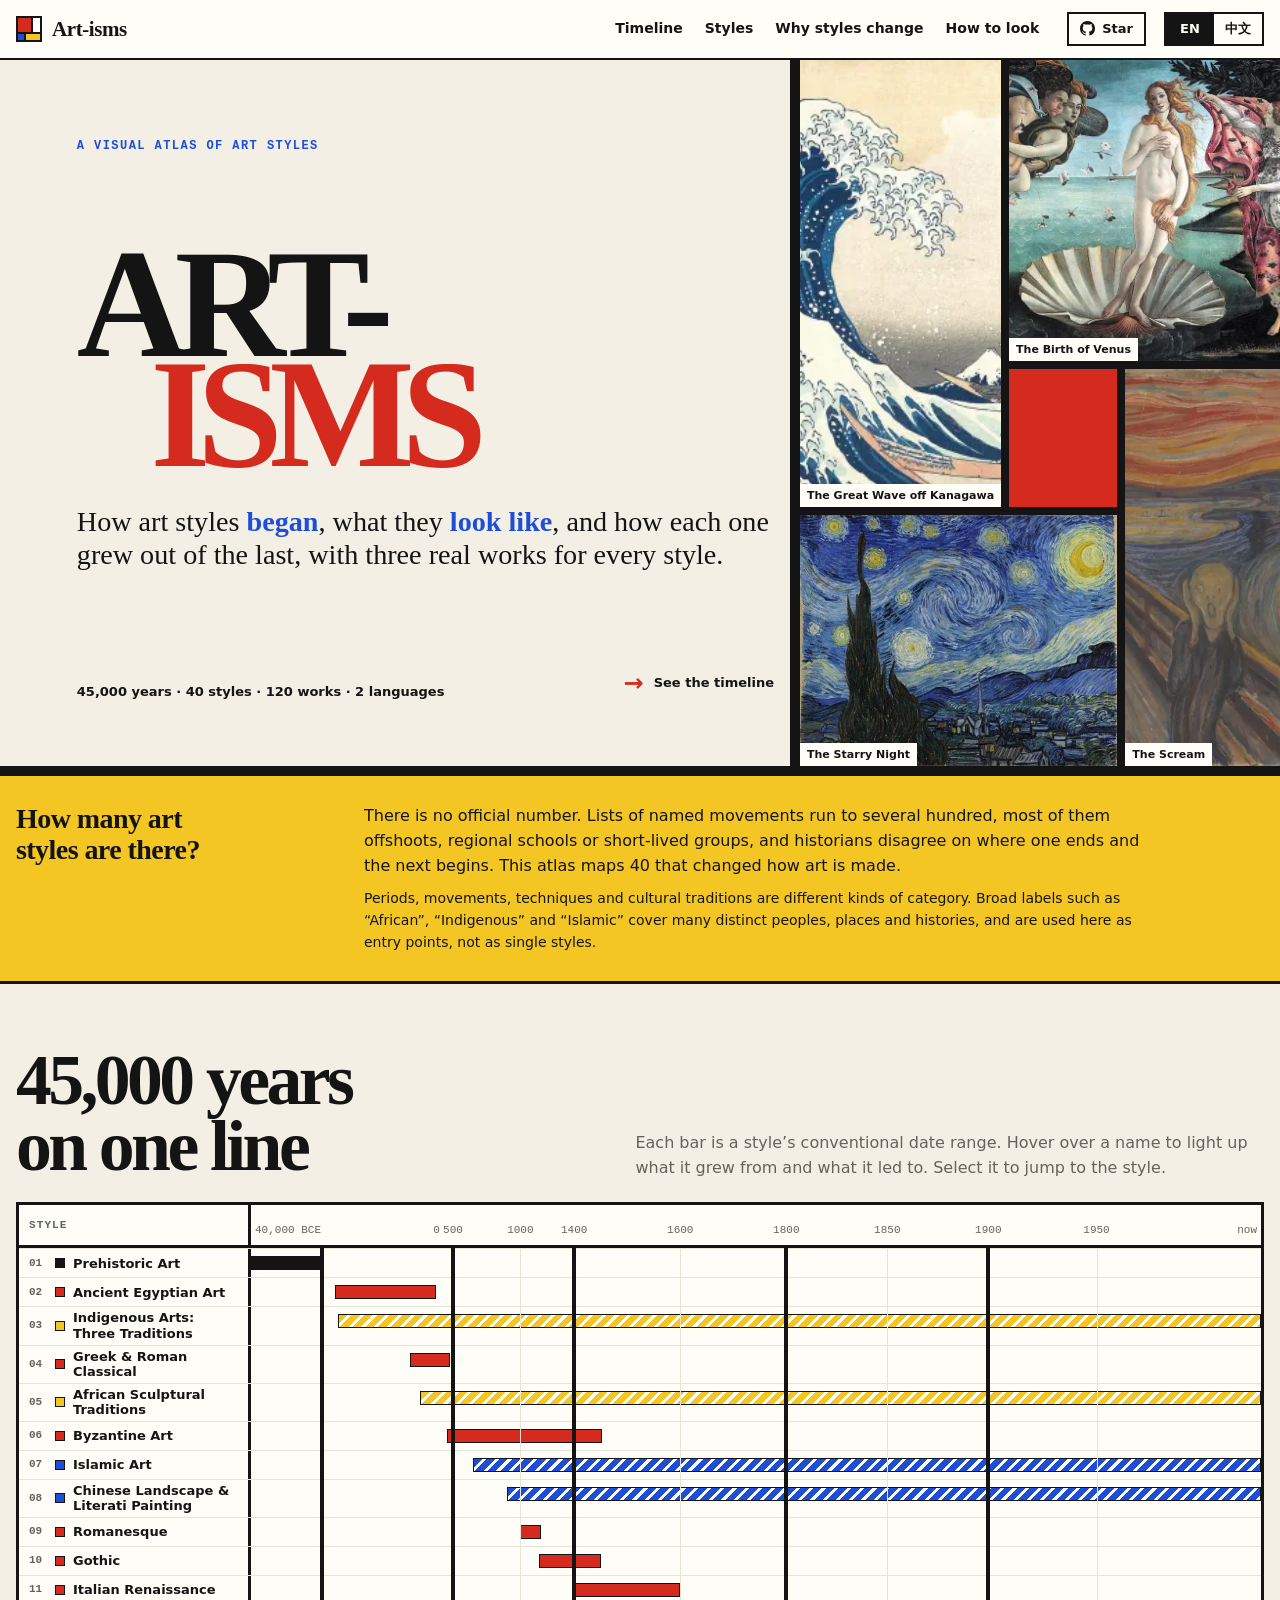
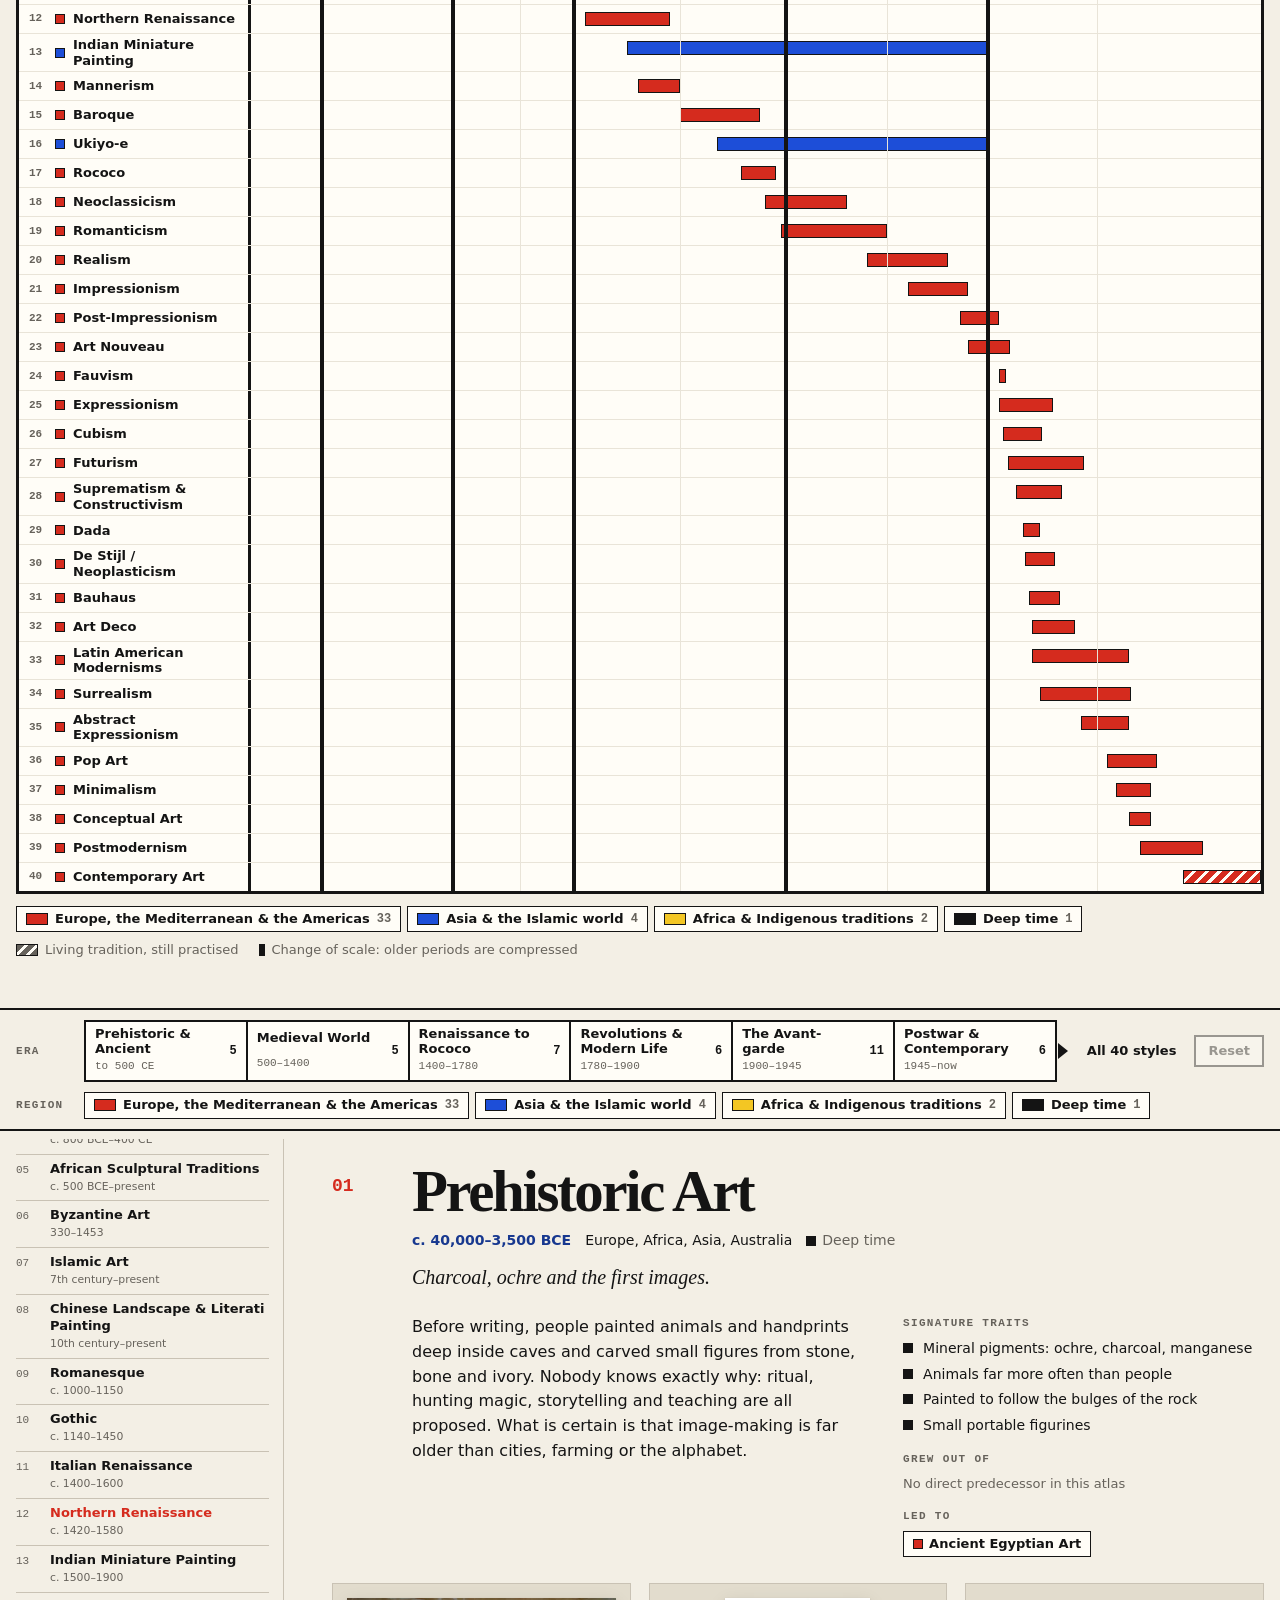
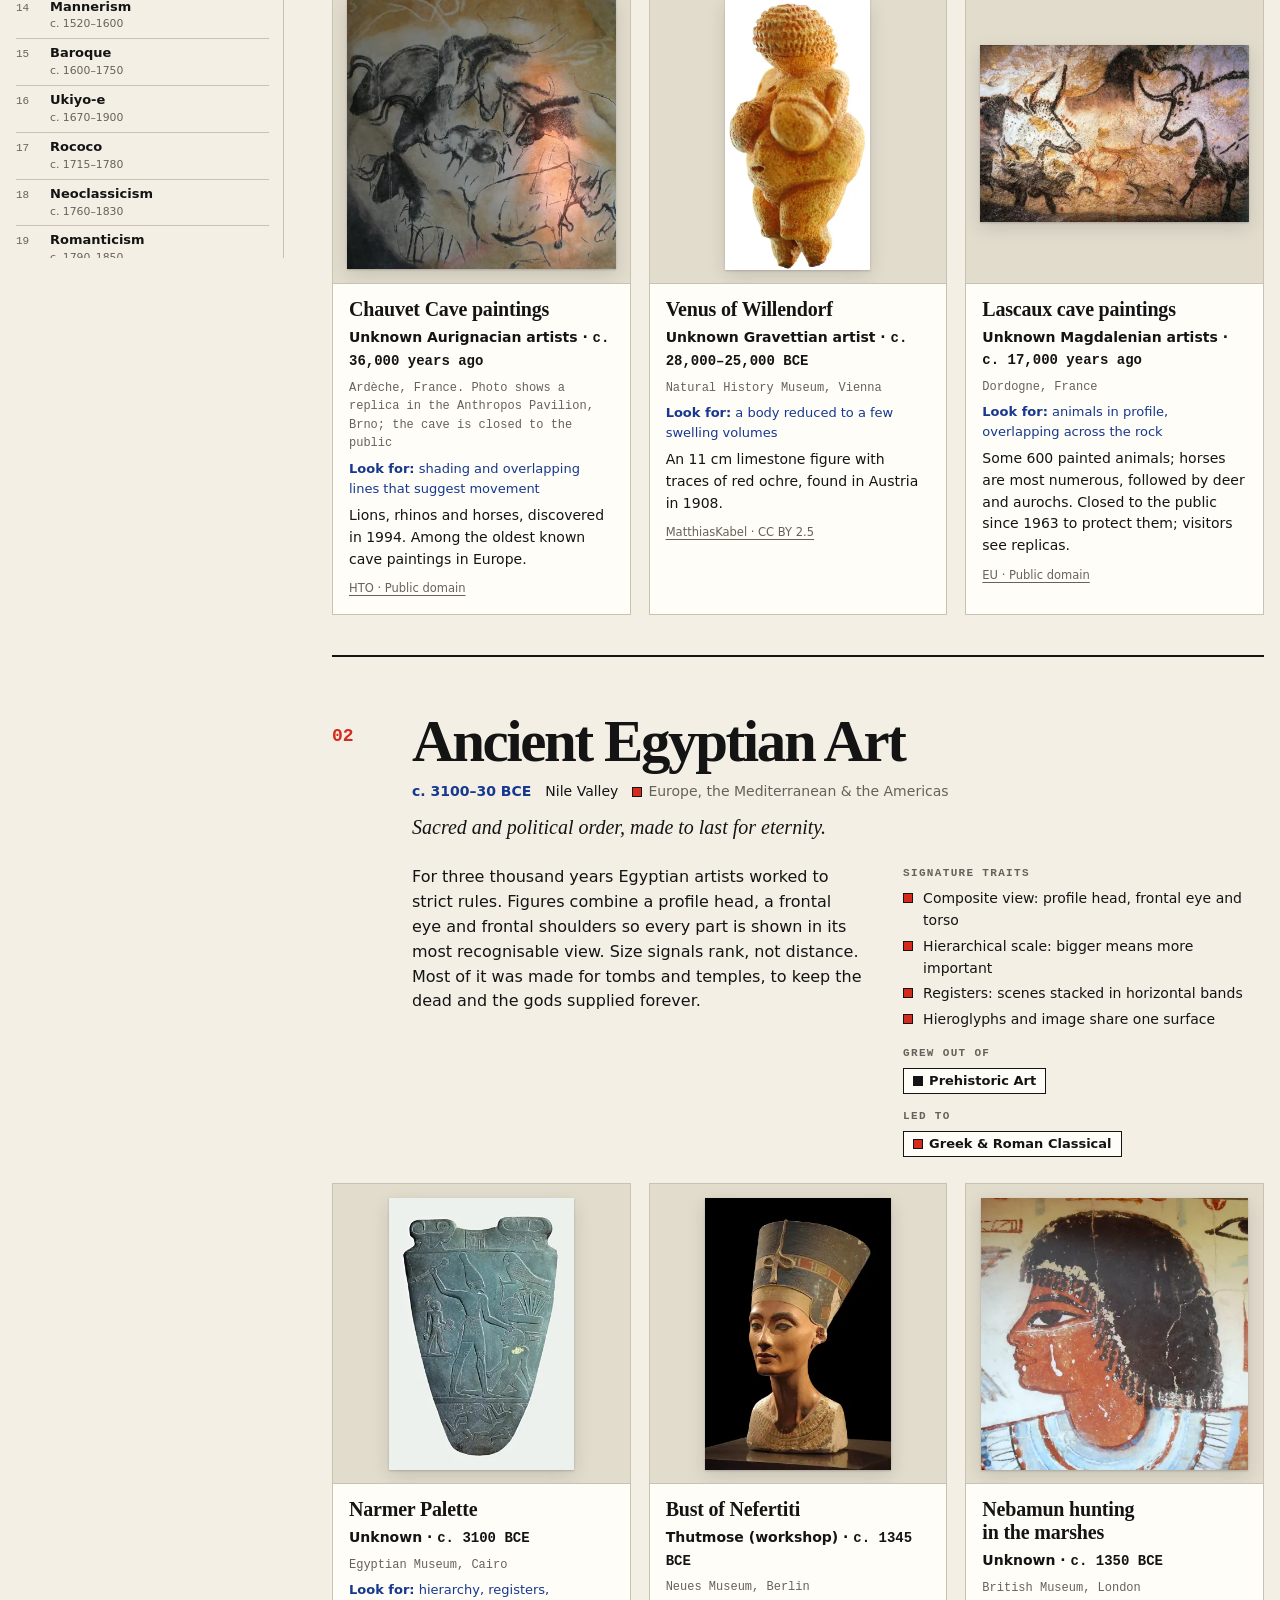
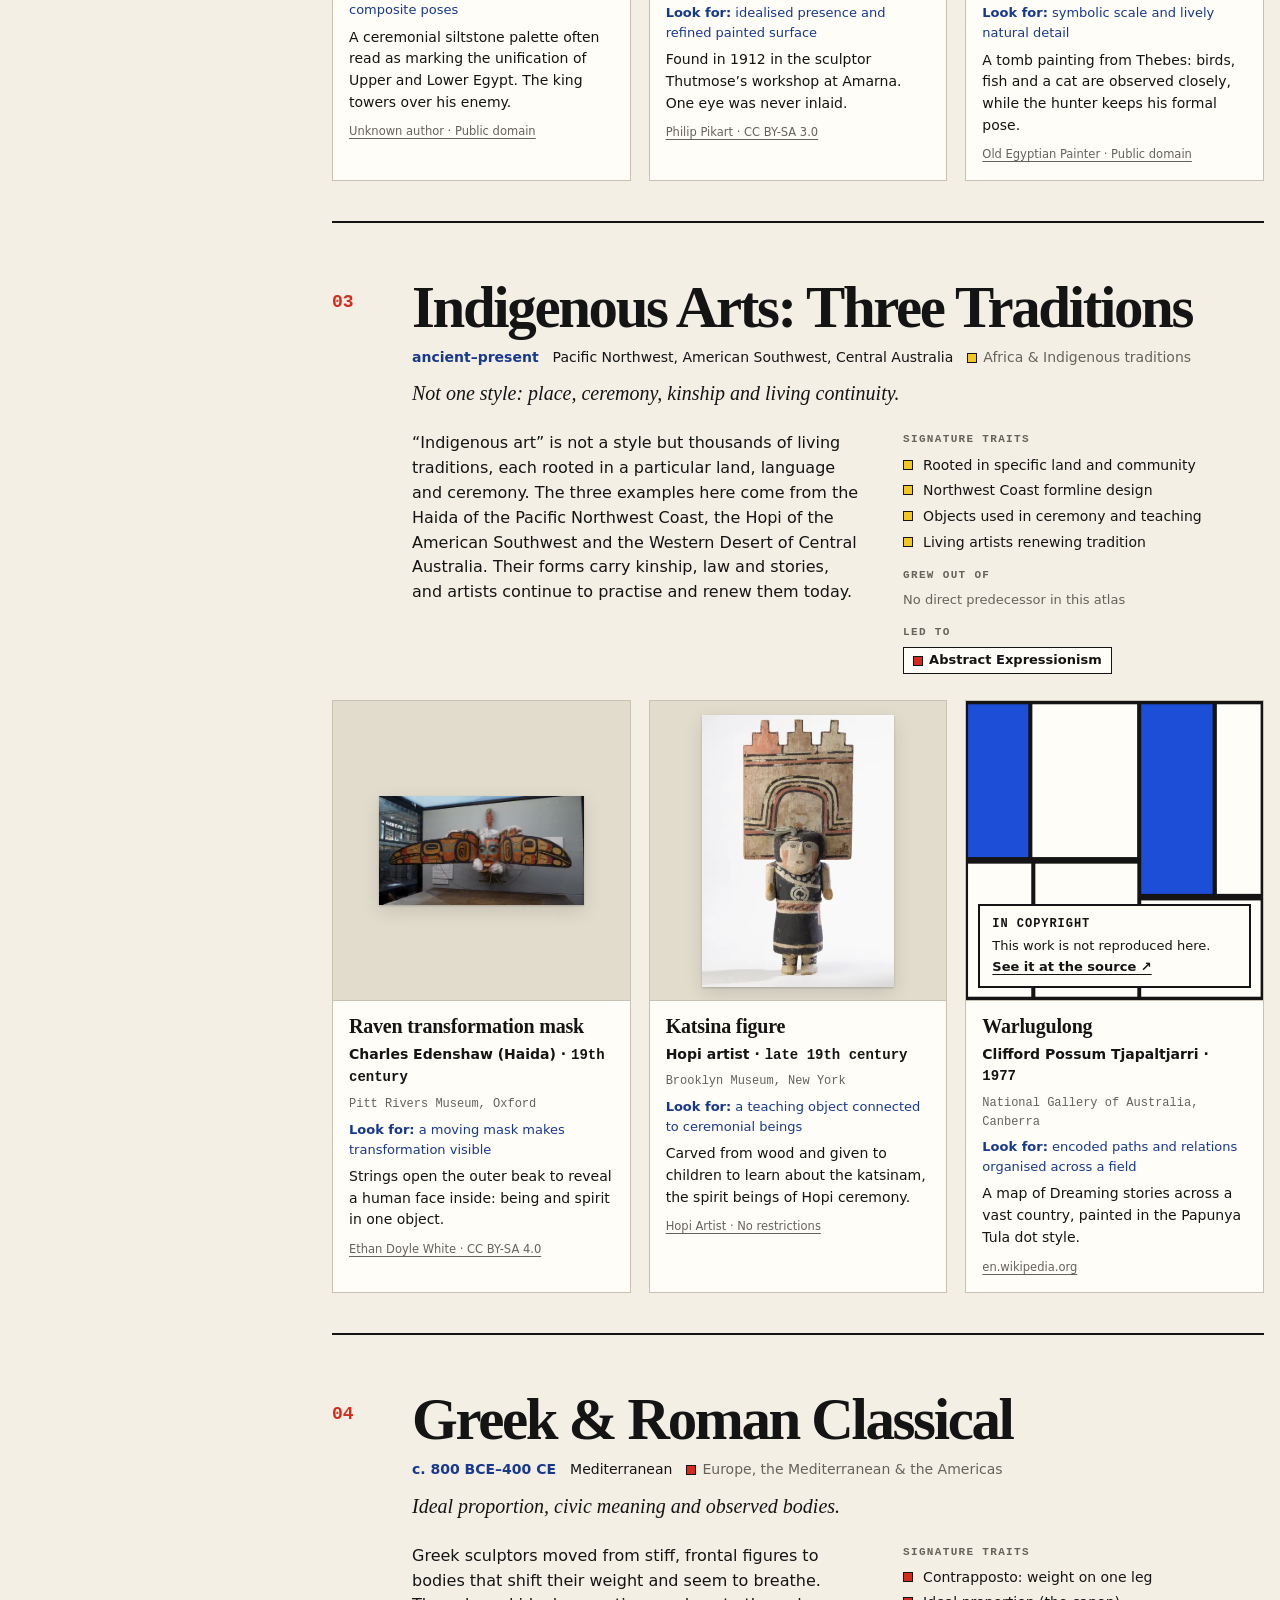
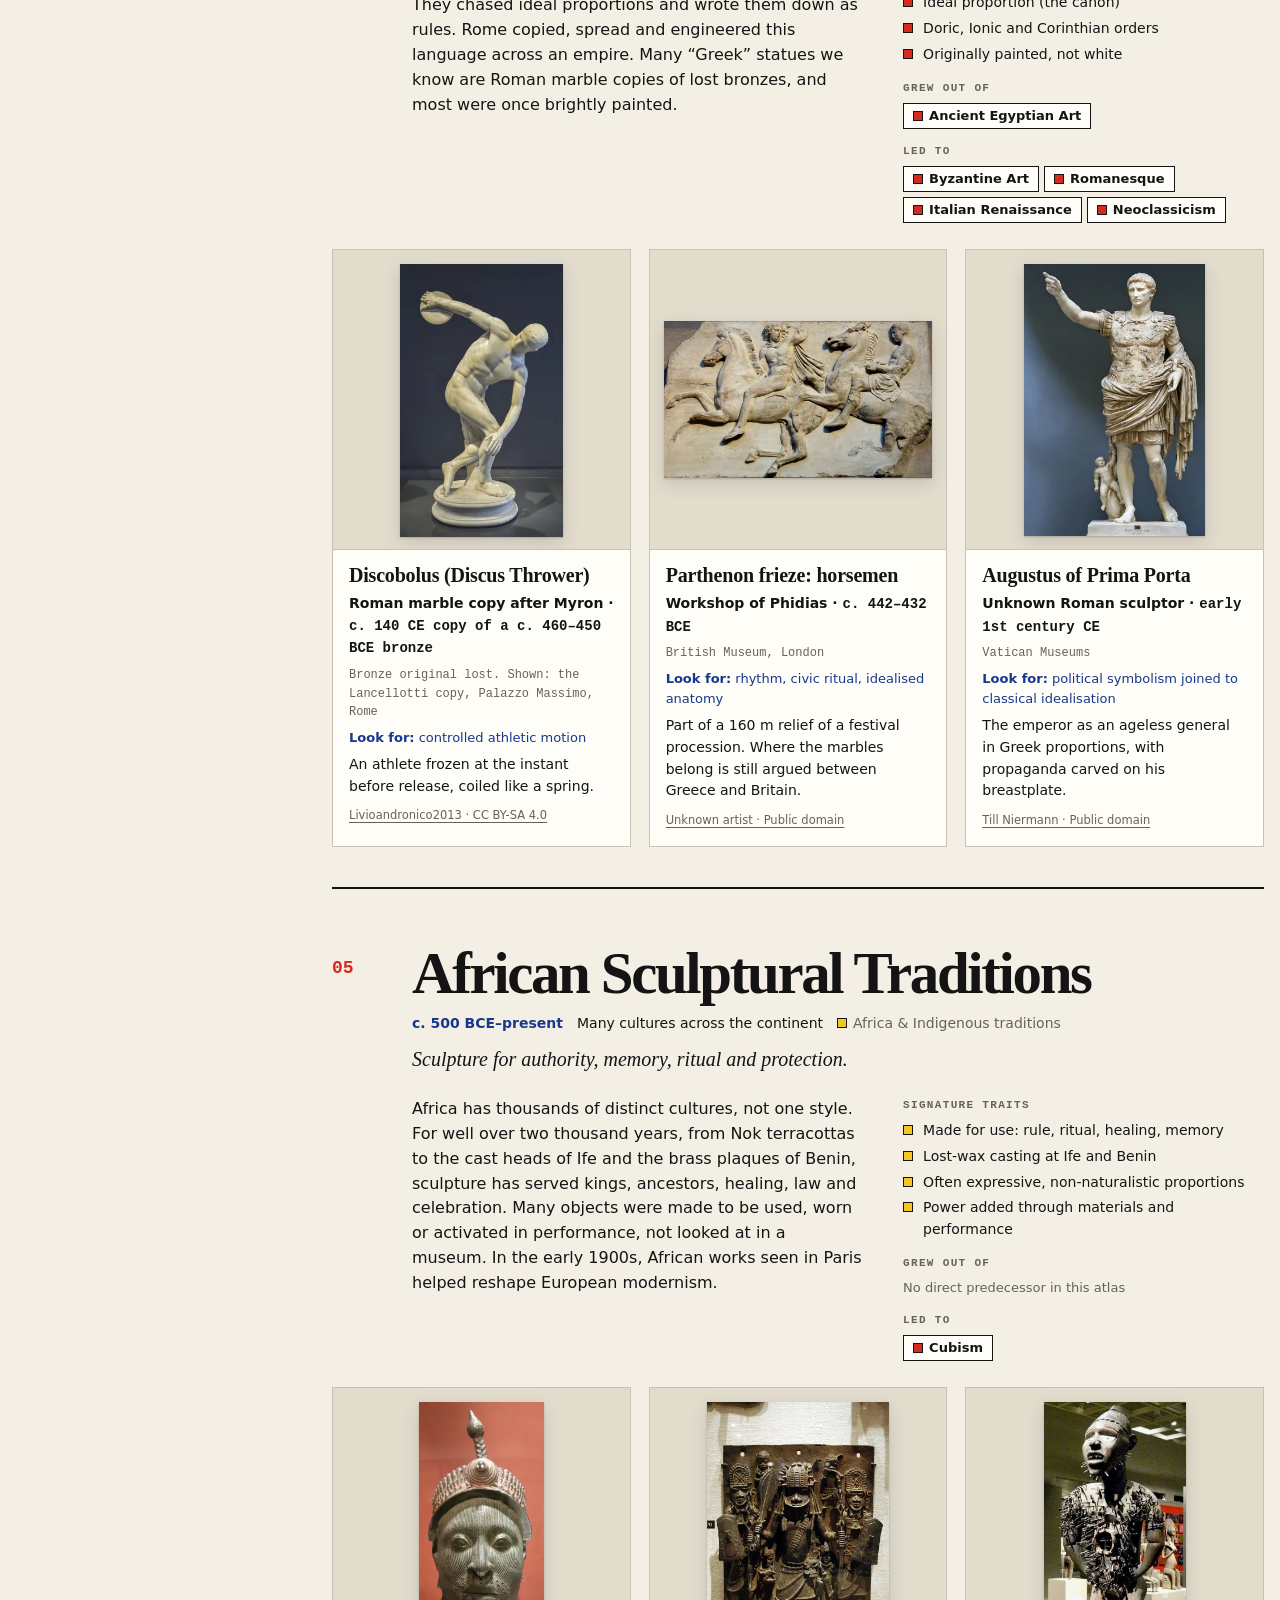
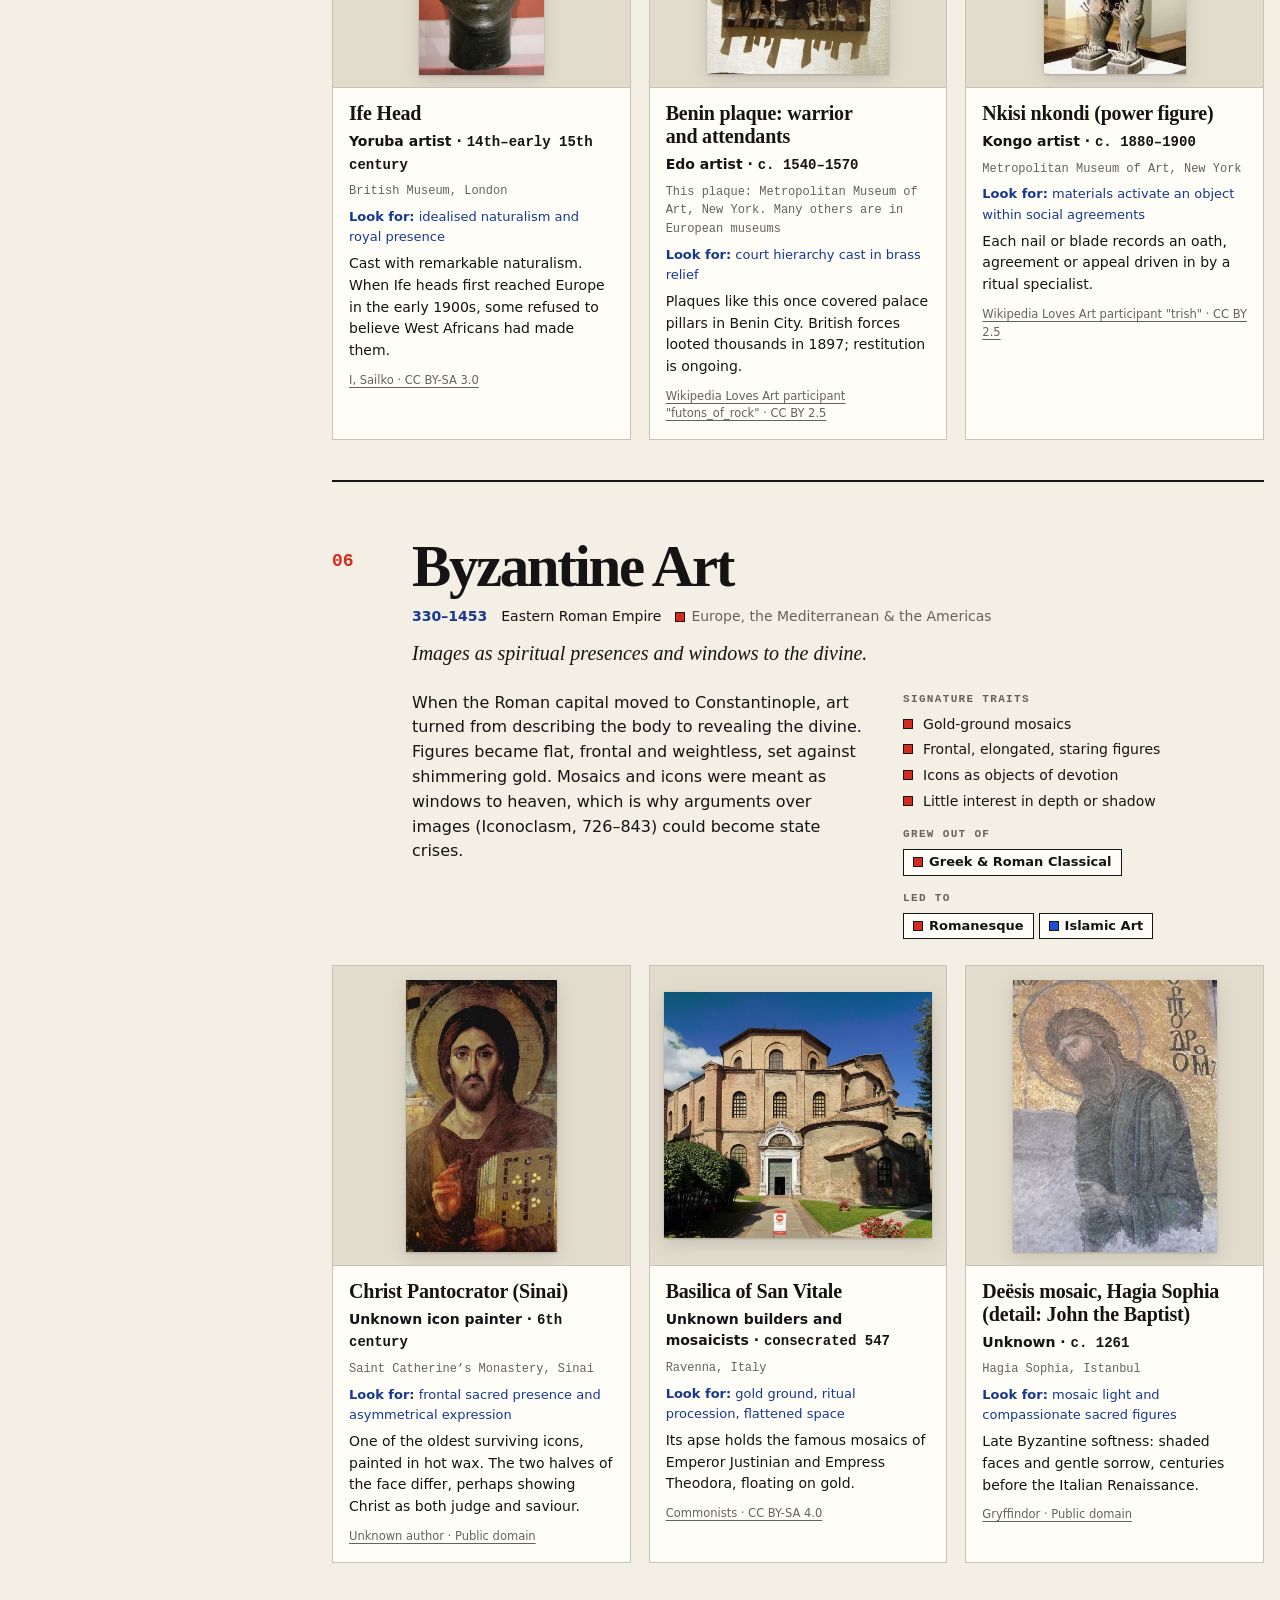
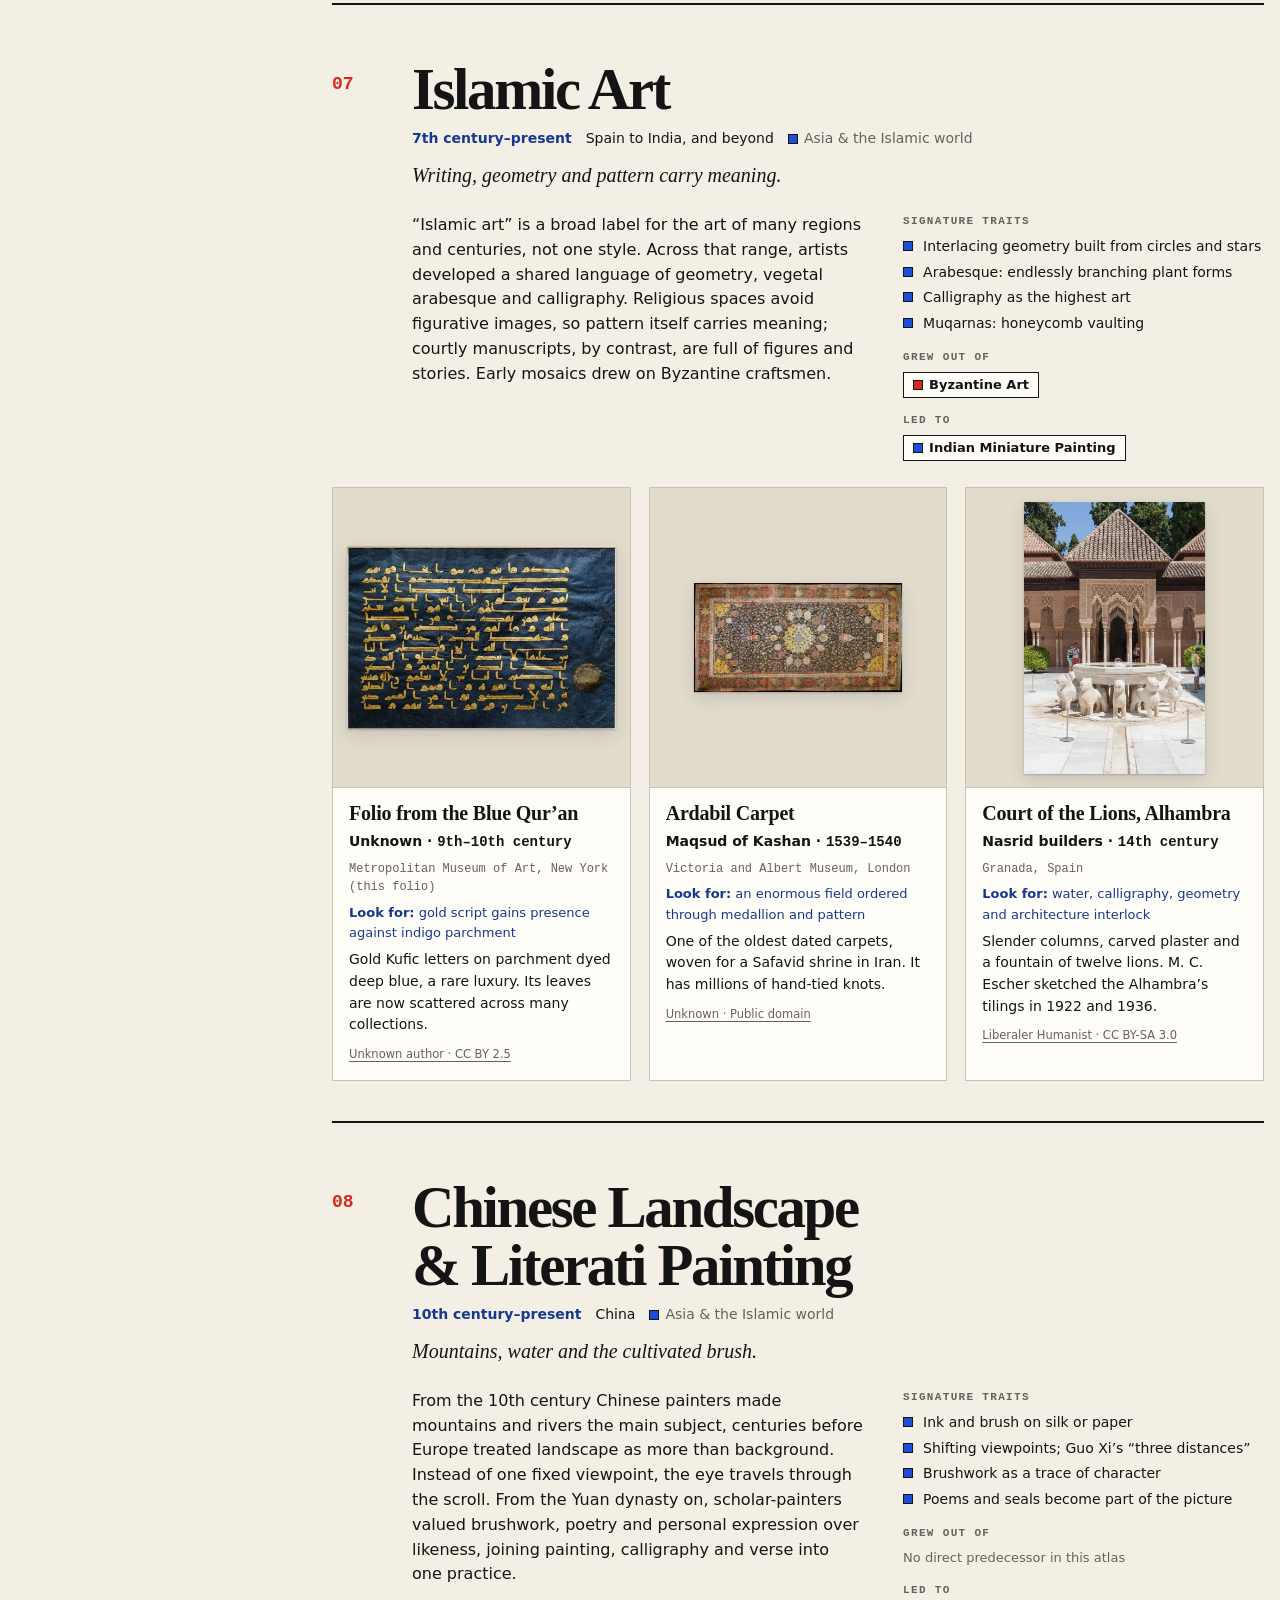
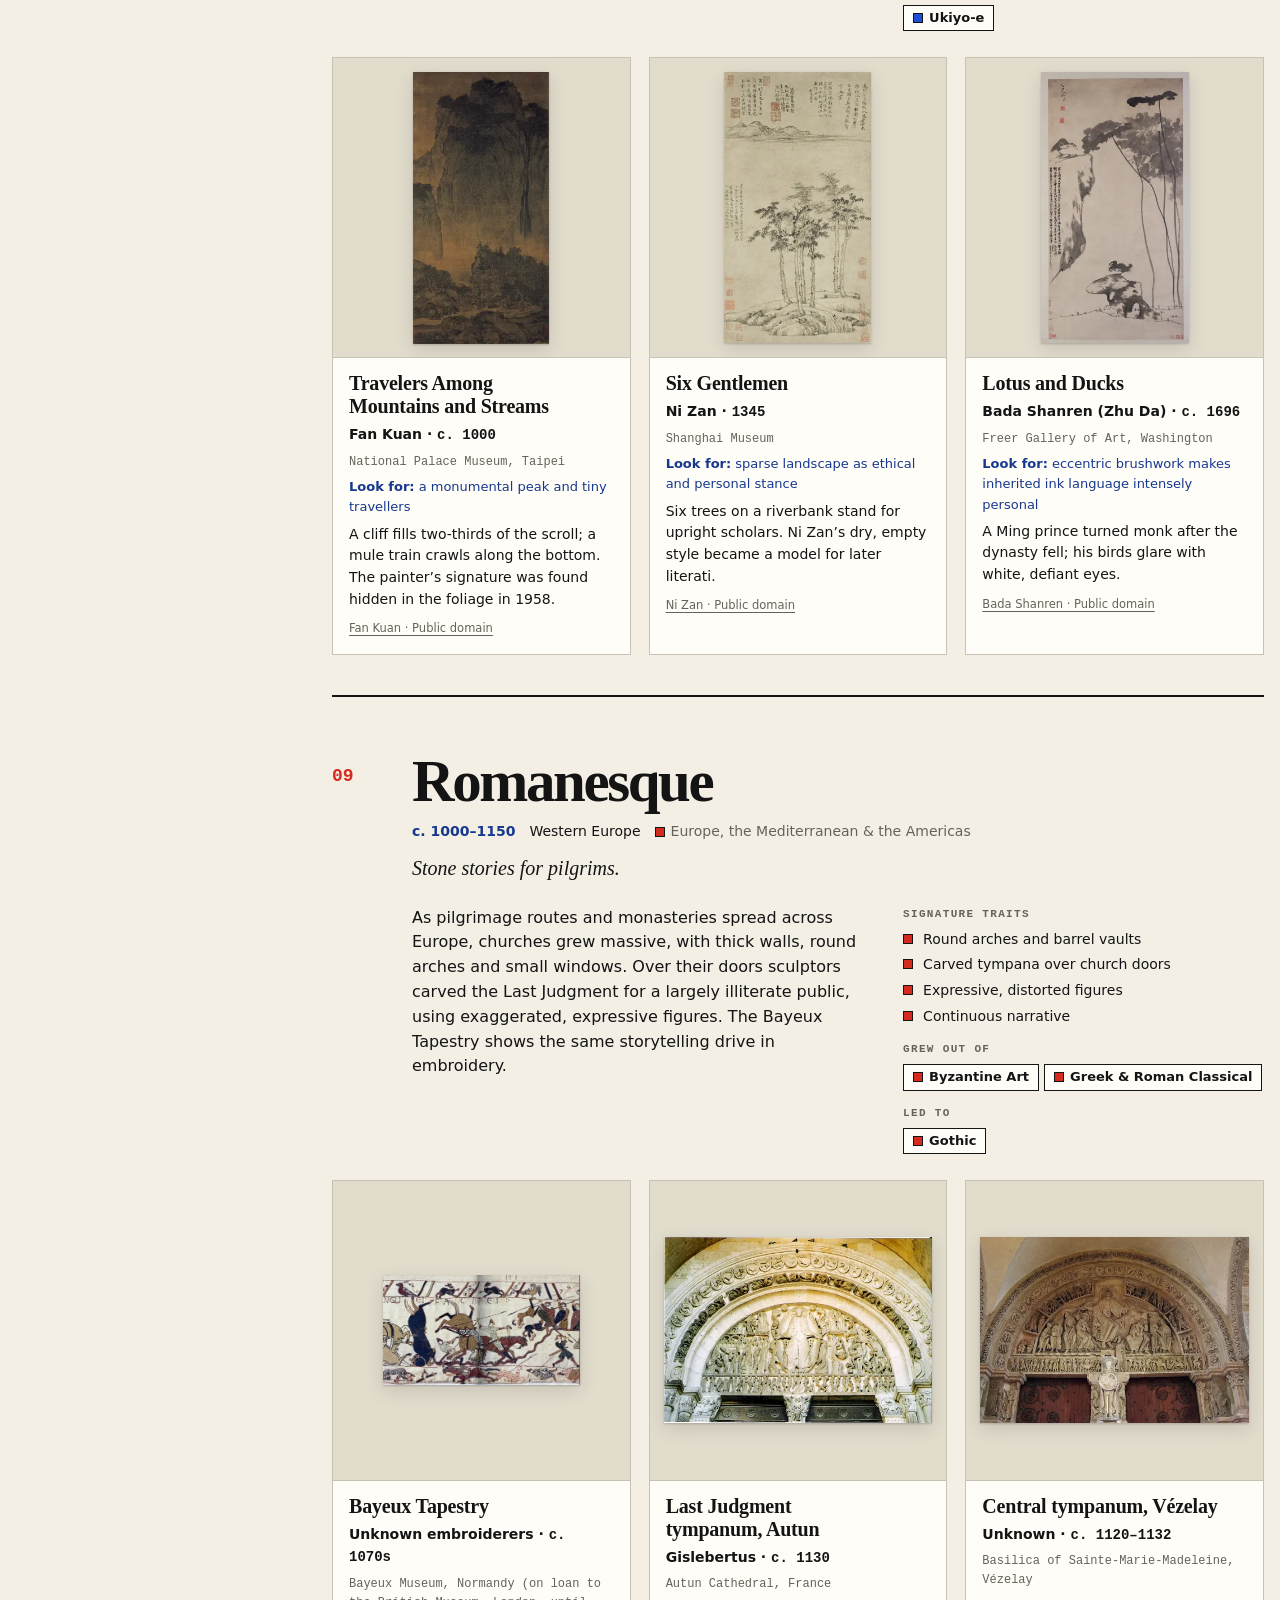
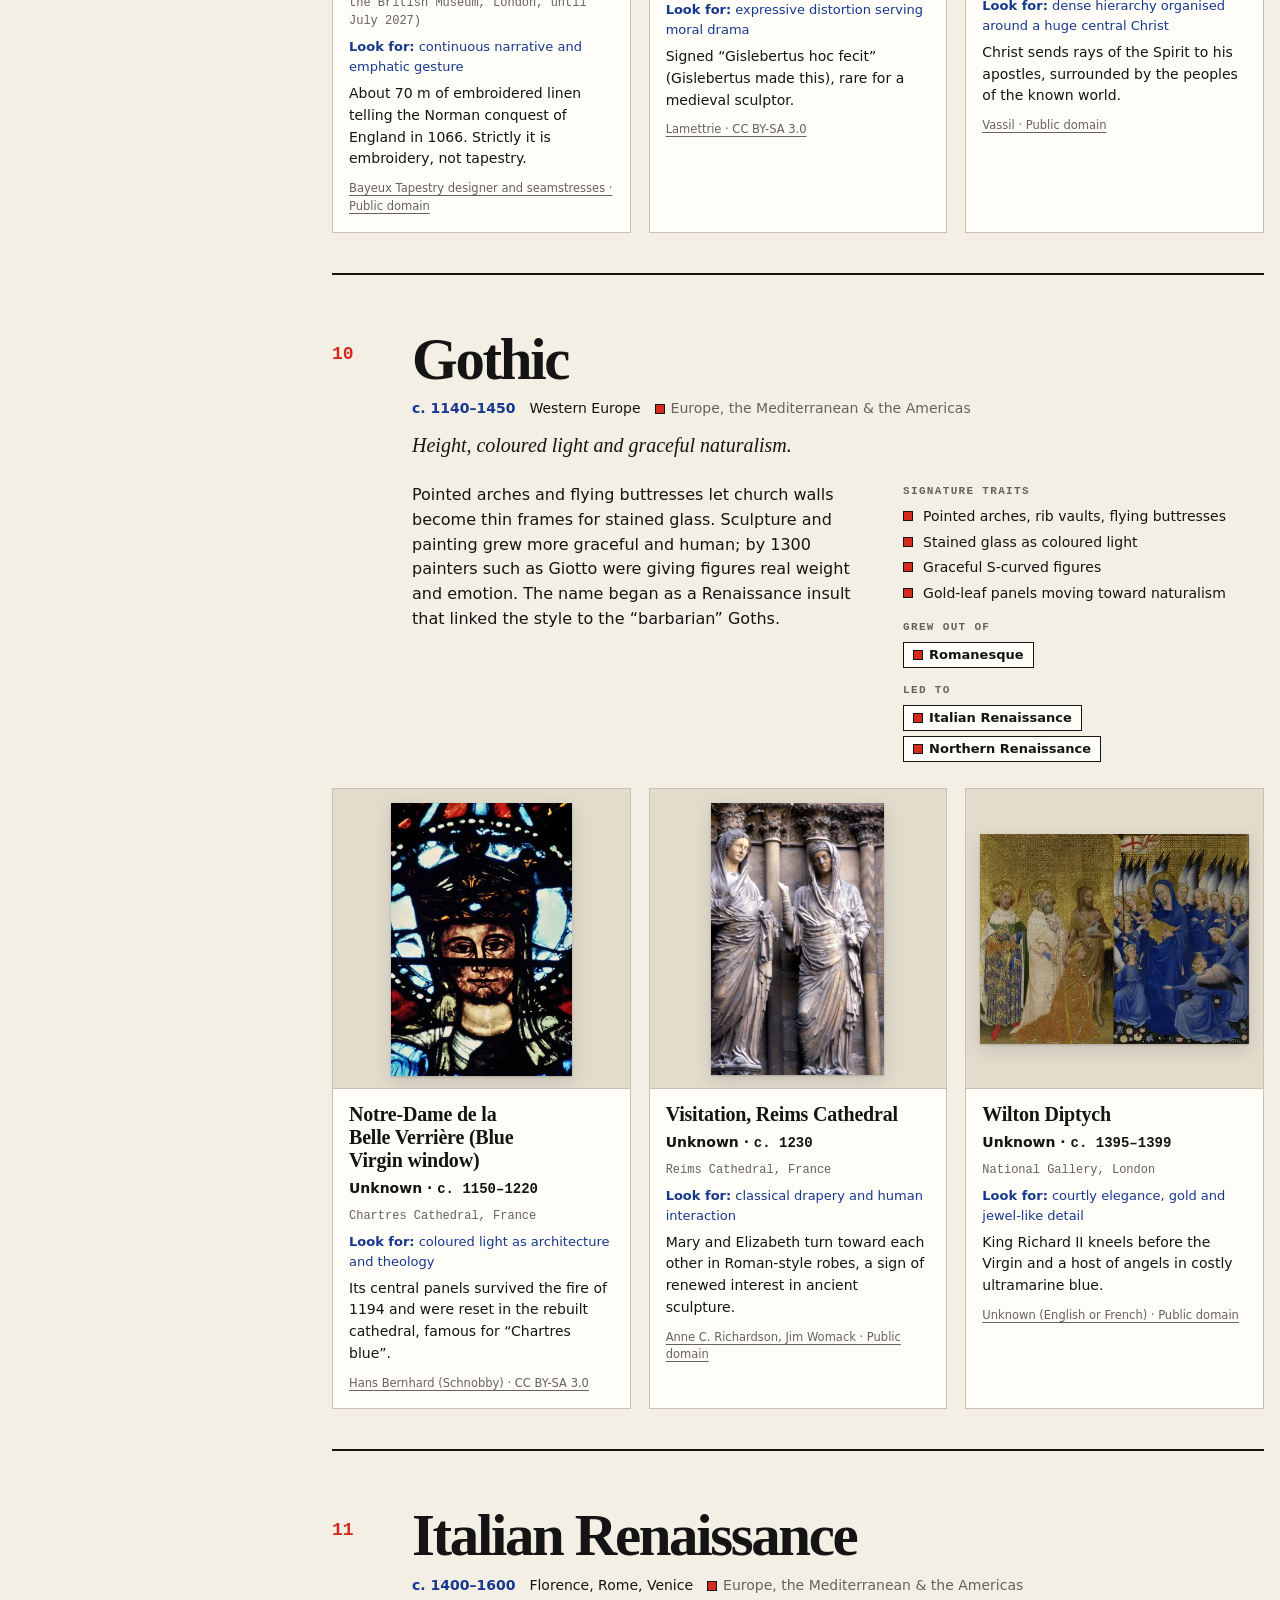
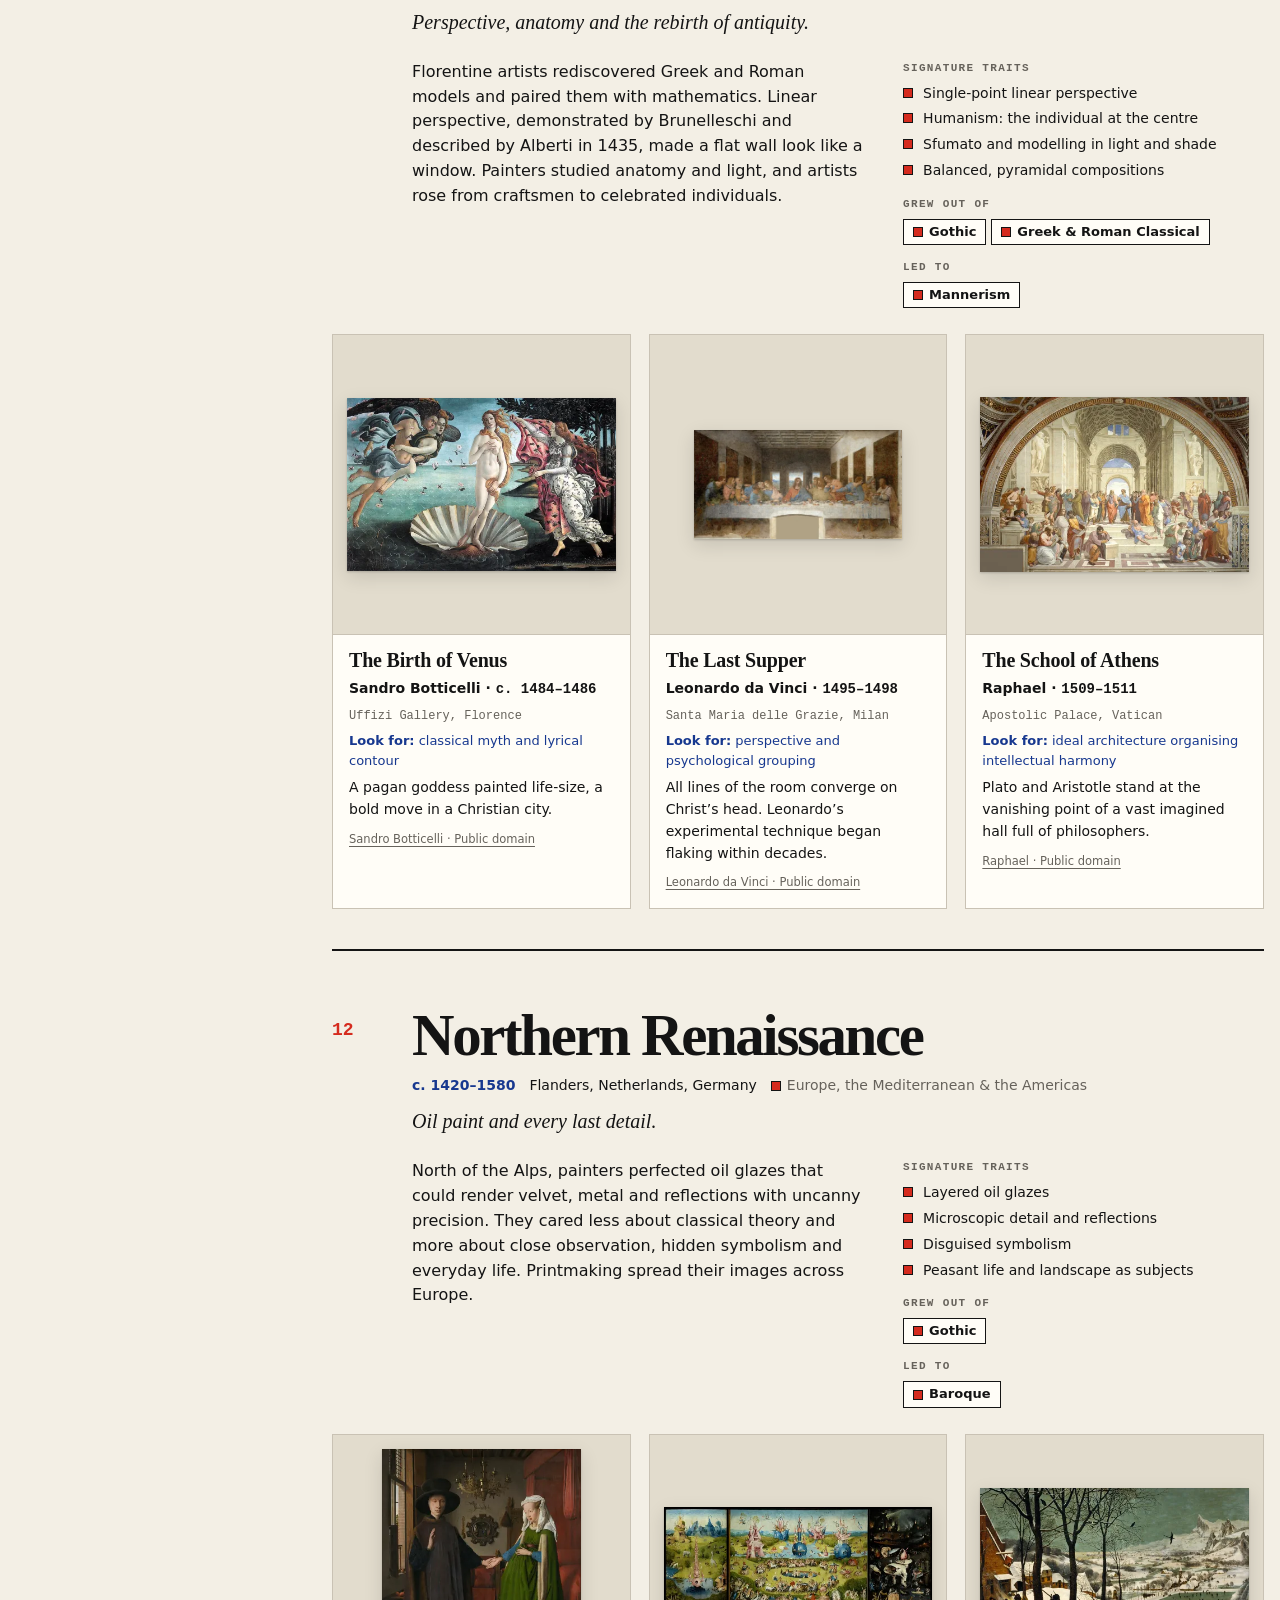
<file: public/index.html>
<!doctype html>
<html lang="en">
<head>
<meta charset="utf-8">
<meta name="viewport" content="width=device-width, initial-scale=1, viewport-fit=cover">
<title>Art-isms: a visual atlas of 40 art styles</title>
<meta name="description" content="A visual atlas of 40 art styles: a 45,000-year timeline, how each style grew from the last, and three real works for every style. In English and Chinese.">
<meta name="theme-color" content="#fffdf7">
<meta name="color-scheme" content="light">
<link rel="canonical" href="https://artisms.geekplux.com/">
<link rel="alternate" hreflang="en" href="https://artisms.geekplux.com/">
<link rel="alternate" hreflang="zh-Hans" href="https://artisms.geekplux.com/?lang=zh">
<link rel="alternate" hreflang="x-default" href="https://artisms.geekplux.com/">
<meta property="og:type" content="website">
<meta property="og:site_name" content="Art-isms">
<meta property="og:title" content="Art-isms: a visual atlas of 40 art styles">
<meta property="og:description" content="A 45,000-year timeline of 40 art styles, how each grew from the last, and three real works for every style. In English and Chinese.">
<meta property="og:url" content="https://artisms.geekplux.com/">
<meta property="og:image" content="https://artisms.geekplux.com/og.jpg">
<meta property="og:image:width" content="1200">
<meta property="og:image:height" content="630">
<meta property="og:image:type" content="image/jpeg">
<meta property="og:image:alt" content="Art-isms wordmark beside The Great Wave, The Birth of Venus, The Starry Night and The Scream">
<meta property="og:locale" content="en_US">
<meta property="og:locale:alternate" content="zh_CN">
<meta name="twitter:card" content="summary_large_image">
<meta name="twitter:title" content="Art-isms: a visual atlas of 40 art styles">
<meta name="twitter:description" content="A 45,000-year timeline of 40 art styles, how each grew from the last, and three real works for every style.">
<meta name="twitter:image" content="https://artisms.geekplux.com/og.jpg">
<meta name="twitter:image:alt" content="Art-isms wordmark beside The Great Wave, The Birth of Venus, The Starry Night and The Scream">
<link rel="icon" href="favicon.svg" type="image/svg+xml">
<link rel="icon" href="favicon-48.png" type="image/png" sizes="48x48">
<link rel="apple-touch-icon" href="apple-touch-icon.png">
<!-- seo:jsonld -->
<script type="application/ld+json">{"@context":"https://schema.org","@graph":[{"@type":"WebSite","@id":"https://artisms.geekplux.com/#website","url":"https://artisms.geekplux.com/","name":"Art-isms","alternateName":"艺术流派志","description":"A visual atlas of 40 art styles: a 45,000-year timeline, how each style grew from the last, and three real works for every style. In English and Chinese.","inLanguage":["en","zh-Hans"],"isAccessibleForFree":true,"about":[{"@type":"Thing","name":"Art history"},{"@type":"Thing","name":"Art movements"},{"@type":"Thing","name":"Timeline"}],"license":"https://creativecommons.org/licenses/by-sa/4.0/","creator":{"@type":"Person","name":"GeekPlux","url":"https://geekplux.com/","sameAs":["https://github.com/geekplux"]},"codeRepository":"https://github.com/geekplux/artisms"},{"@type":"WebPage","@id":"https://artisms.geekplux.com/#webpage","url":"https://artisms.geekplux.com/","name":"Art-isms: a visual atlas of 40 art styles","isPartOf":{"@id":"https://artisms.geekplux.com/#website"},"inLanguage":"en","mainEntity":{"@id":"https://artisms.geekplux.com/#styles"},"primaryImageOfPage":{"@type":"ImageObject","url":"https://artisms.geekplux.com/og.jpg","width":1200,"height":630}},{"@type":"ItemList","@id":"https://artisms.geekplux.com/#styles","name":"Art styles","numberOfItems":40,"itemListElement":[{"@type":"ListItem","position":1,"name":"Prehistoric Art","description":"c. 40,000–3,500 BCE. Charcoal, ochre and the first images.","url":"https://artisms.geekplux.com/#prehistoric"},{"@type":"ListItem","position":2,"name":"Ancient Egyptian Art","description":"c. 3100–30 BCE. Sacred and political order, made to last for eternity.","url":"https://artisms.geekplux.com/#egyptian"},{"@type":"ListItem","position":3,"name":"Indigenous Arts: Three Traditions","description":"ancient–present. Not one style: place, ceremony, kinship and living continuity.","url":"https://artisms.geekplux.com/#indigenous"},{"@type":"ListItem","position":4,"name":"Greek & Roman Classical","description":"c. 800 BCE–400 CE. Ideal proportion, civic meaning and observed bodies.","url":"https://artisms.geekplux.com/#classical"},{"@type":"ListItem","position":5,"name":"African Sculptural Traditions","description":"c. 500 BCE–present. Sculpture for authority, memory, ritual and protection.","url":"https://artisms.geekplux.com/#african"},{"@type":"ListItem","position":6,"name":"Byzantine Art","description":"330–1453. Images as spiritual presences and windows to the divine.","url":"https://artisms.geekplux.com/#byzantine"},{"@type":"ListItem","position":7,"name":"Islamic Art","description":"7th century–present. Writing, geometry and pattern carry meaning.","url":"https://artisms.geekplux.com/#islamic"},{"@type":"ListItem","position":8,"name":"Chinese Landscape & Literati Painting","description":"10th century–present. Mountains, water and the cultivated brush.","url":"https://artisms.geekplux.com/#shanshui"},{"@type":"ListItem","position":9,"name":"Romanesque","description":"c. 1000–1150. Stone stories for pilgrims.","url":"https://artisms.geekplux.com/#romanesque"},{"@type":"ListItem","position":10,"name":"Gothic","description":"c. 1140–1450. Height, coloured light and graceful naturalism.","url":"https://artisms.geekplux.com/#gothic"},{"@type":"ListItem","position":11,"name":"Italian Renaissance","description":"c. 1400–1600. Perspective, anatomy and the rebirth of antiquity.","url":"https://artisms.geekplux.com/#renaissance"},{"@type":"ListItem","position":12,"name":"Northern Renaissance","description":"c. 1420–1580. Oil paint and every last detail.","url":"https://artisms.geekplux.com/#northern"},{"@type":"ListItem","position":13,"name":"Indian Miniature Painting","description":"c. 1500–1900. Fine brushwork, saturated colour, history and devotion.","url":"https://artisms.geekplux.com/#indian"},{"@type":"ListItem","position":14,"name":"Mannerism","description":"c. 1520–1600. After perfection, elegance and strain.","url":"https://artisms.geekplux.com/#mannerism"},{"@type":"ListItem","position":15,"name":"Baroque","description":"c. 1600–1750. Drama, darkness and a spotlight.","url":"https://artisms.geekplux.com/#baroque"},{"@type":"ListItem","position":16,"name":"Ukiyo-e","description":"c. 1670–1900. Woodblock prints of the floating world.","url":"https://artisms.geekplux.com/#ukiyoe"},{"@type":"ListItem","position":17,"name":"Rococo","description":"c. 1715–1780. Pastels, flirtation and ornament.","url":"https://artisms.geekplux.com/#rococo"},{"@type":"ListItem","position":18,"name":"Neoclassicism","description":"c. 1760–1830. Clear line and civic virtue.","url":"https://artisms.geekplux.com/#neoclassicism"},{"@type":"ListItem","position":19,"name":"Romanticism","description":"c. 1790–1850. Feeling, storms and the sublime.","url":"https://artisms.geekplux.com/#romanticism"},{"@type":"ListItem","position":20,"name":"Realism","description":"c. 1840–1880. Ordinary people, painted big.","url":"https://artisms.geekplux.com/#realism"},{"@type":"ListItem","position":21,"name":"Impressionism","description":"c. 1860–1890. Light, weather and the passing moment.","url":"https://artisms.geekplux.com/#impressionism"},{"@type":"ListItem","position":22,"name":"Post-Impressionism","description":"c. 1886–1905. Structure, symbol and emotional colour.","url":"https://artisms.geekplux.com/#postimpressionism"},{"@type":"ListItem","position":23,"name":"Art Nouveau","description":"c. 1890–1910. Organic line, everywhere.","url":"https://artisms.geekplux.com/#artnouveau"},{"@type":"ListItem","position":24,"name":"Fauvism","description":"c. 1905–1908. Colour set free.","url":"https://artisms.geekplux.com/#fauvism"},{"@type":"ListItem","position":25,"name":"Expressionism","description":"c. 1905–1930. Inner feeling over outer reality.","url":"https://artisms.geekplux.com/#expressionism"},{"@type":"ListItem","position":26,"name":"Cubism","description":"c. 1907–1925. Many viewpoints at once.","url":"https://artisms.geekplux.com/#cubism"},{"@type":"ListItem","position":27,"name":"Futurism","description":"1909–1944. Speed, machines and noise.","url":"https://artisms.geekplux.com/#futurism"},{"@type":"ListItem","position":28,"name":"Suprematism & Constructivism","description":"c. 1913–1934. Pure geometry, then art for a new society.","url":"https://artisms.geekplux.com/#suprematism"},{"@type":"ListItem","position":29,"name":"Dada","description":"1916–1924. Anti-art in answer to a mad war.","url":"https://artisms.geekplux.com/#dada"},{"@type":"ListItem","position":30,"name":"De Stijl / Neoplasticism","description":"1917–1931. Universal balance through line, plane and primary colour.","url":"https://artisms.geekplux.com/#destijl"},{"@type":"ListItem","position":31,"name":"Bauhaus","description":"1919–1933. A school that redesigned everyday life.","url":"https://artisms.geekplux.com/#bauhaus"},{"@type":"ListItem","position":32,"name":"Art Deco","description":"c. 1920–1940. Machine-age glamour.","url":"https://artisms.geekplux.com/#artdeco"},{"@type":"ListItem","position":33,"name":"Latin American Modernisms","description":"c. 1920s–1960s. Modernism remade through local histories and politics.","url":"https://artisms.geekplux.com/#latin"},{"@type":"ListItem","position":34,"name":"Surrealism","description":"1924–1966. Painting the dreaming mind.","url":"https://artisms.geekplux.com/#surrealism"},{"@type":"ListItem","position":35,"name":"Abstract Expressionism","description":"c. 1943–1965. Huge canvases, raw gesture.","url":"https://artisms.geekplux.com/#abex"},{"@type":"ListItem","position":36,"name":"Pop Art","description":"c. 1955–late 1970s. Soup cans, comics and celebrity.","url":"https://artisms.geekplux.com/#pop"},{"@type":"ListItem","position":37,"name":"Minimalism","description":"c. 1959–1975. What you see is what you see.","url":"https://artisms.geekplux.com/#minimalism"},{"@type":"ListItem","position":38,"name":"Conceptual Art","description":"c. 1965–1975. The idea is the artwork.","url":"https://artisms.geekplux.com/#conceptual"},{"@type":"ListItem","position":39,"name":"Postmodernism","description":"c. 1970s–1990s. Quotation, appropriation, identity and irony.","url":"https://artisms.geekplux.com/#postmodernism"},{"@type":"ListItem","position":40,"name":"Contemporary Art","description":"c. 1990–present. A plural field, everywhere at once.","url":"https://artisms.geekplux.com/#contemporary"}]}]}</script>
<!-- /seo:jsonld -->
<script>
/* Google Analytics 4 with Consent Mode v2, on the production domains only (.com, and .org until it redirects). Until the visitor accepts in
   the consent bar (assets/app.js), analytics_storage stays "denied": GA sends cookieless pings, no IDs.
   Cookies are host-only (cookie_domain "none": no Domain attribute, not even .artisms.geekplux.com), so
   sibling sites on geekplux.com and geekplux.org neither share a client id nor touch each other's cookies. The page_view is sent by app.js after rendering, once the title and
   language are final, so the automatic one is off. */
(function () {
  var GA_ID = "G-V8MD23KS3G";
  if (!/^artisms\.geekplux\.(com|org)$/.test(location.hostname)) return;
  var choice = null;
  try { choice = localStorage.getItem("art-isms-consent"); } catch (e) { /* storage blocked */ }
  window.dataLayer = window.dataLayer || [];
  window.gtag = function () { window.dataLayer.push(arguments); };
  gtag("consent", "default", { ad_storage: "denied", ad_user_data: "denied", ad_personalization: "denied", analytics_storage: choice === "granted" ? "granted" : "denied" });
  gtag("js", new Date());
  gtag("config", GA_ID, { send_page_view: false, cookie_domain: "none" });
  var s = document.createElement("script");
  s.async = true;
  s.src = "https://www.googletagmanager.com/gtag/js?id=" + GA_ID;
  document.head.appendChild(s);
})();
</script>
<link rel="stylesheet" href="assets/styles.css?v=b459628a3f">
</head>
<body>
<a class="skip" href="#top" data-i18n="skip">Skip to content</a>
<header class="topbar">
  <div class="wrap pad">
    <a class="brand" href="#top">
      <svg viewBox="0 0 26 26" aria-hidden="true"><rect width="26" height="26" fill="#141414"/><rect x="2" y="2" width="13" height="14" fill="#d52b1e"/><rect x="17" y="2" width="7" height="14" fill="#fffdf7"/><rect x="2" y="18" width="6" height="6" fill="#1d4ed8"/><rect x="10" y="18" width="14" height="6" fill="#f3c623"/></svg>
      <span data-i18n="brand">Art-isms</span> <small data-i18n="brandSub" hidden></small>
    </a>
    <nav class="nav" aria-label="Sections" data-i18n-aria="navLabel">
      <a href="#timeline" data-i18n="navTimeline">Timeline</a>
      <a href="#styles" data-i18n="navStyles">Styles</a>
      <a href="#why" data-i18n="navWhy">Why styles change</a>
      <a href="#study" data-i18n="navStudy">How to look</a>
    </nav>
    <a class="gh-star" id="gh-star" href="https://github.com/geekplux/artisms" target="_blank" rel="noopener" aria-label="Star Art-isms on GitHub" title="Star Art-isms on GitHub"><svg viewBox="0 0 16 16" aria-hidden="true"><path fill="currentColor" d="M8 0c4.42 0 8 3.58 8 8a8.013 8.013 0 0 1-5.45 7.59c-.4.08-.55-.17-.55-.38 0-.27.01-1.13.01-2.2 0-.75-.25-1.23-.54-1.48 1.78-.2 3.65-.88 3.65-3.95 0-.88-.31-1.59-.82-2.15.08-.2.36-1.02-.08-2.12 0 0-.67-.22-2.2.82-.64-.18-1.32-.27-2-.27-.68 0-1.36.09-2 .27-1.53-1.03-2.2-.82-2.2-.82-.44 1.1-.16 1.92-.08 2.12-.51.56-.82 1.28-.82 2.15 0 3.06 1.86 3.75 3.64 3.95-.23.2-.44.55-.51 1.07-.46.21-1.61.55-2.33-.66-.15-.24-.6-.83-1.23-.82-.67.01-.27.38.01.53.34.19.73.9.82 1.13.16.45.68 1.31 2.69.94 0 .67.01 1.3.01 1.49 0 .21-.15.45-.55.38A7.995 7.995 0 0 1 0 8c0-4.42 3.58-8 8-8Z"/></svg><span data-i18n="star">Star</span></a>
    <div class="lang" role="group" aria-label="Language" data-i18n-aria="langLabel">
      <button type="button" id="lang-en" data-lang="en" aria-pressed="true">EN</button>
      <button type="button" id="lang-zh" data-lang="zh" lang="zh-CN" aria-pressed="false">中文</button>
    </div>
  </div>
</header>

<main id="top" tabindex="-1">
  <section class="masthead">
    <div class="mast-copy">
      <p class="kicker" data-i18n="kicker">A visual atlas of art styles</p>
      <div>
        <h1 aria-label="Art-isms" data-i18n-aria="h1Label"><span aria-hidden="true" data-i18n="h1a">ART-</span><span class="red" aria-hidden="true" data-i18n="h1b">ISMS</span></h1>
        <p class="dek" data-i18n-html="dek">How art styles <strong>began</strong>, what they <strong>look like</strong>, and how each one grew out of the last, with three real works for every style.</p>
      </div>
      <div class="hero-meta">
        <span id="stats">45,000 years · 40 styles · 120 works · 2 languages</span>
        <a class="scroll-cue" href="#timeline" data-i18n="ctaTimeline">See the timeline</a>
      </div>
    </div>
    <div class="mast-art" id="mast-art" role="group" aria-label="Four works from the atlas" data-i18n-aria="mastLabel"></div>
  </section>

  <aside class="answer">
    <div class="wrap pad">
      <h2 data-i18n="howManyTitle">How many art styles are there?</h2>
      <div class="body">
        <p data-i18n="howMany1">There is no official number. Lists of named movements run to several hundred, most of them offshoots, regional schools or short-lived groups, and historians disagree on where one ends and the next begins. This atlas maps 40 that changed how art is made.</p>
        <p data-i18n="howMany2">Periods, movements, techniques and cultural traditions are different kinds of category. Broad labels such as “African”, “Indigenous” and “Islamic” cover many distinct peoples, places and histories, and are used here as entry points, not as single styles.</p>
      </div>
    </div>
  </aside>

  <section class="block" id="timeline">
    <div class="wrap pad">
      <div class="head">
        <h2 data-i18n="tlTitle">45,000 years on one line</h2>
        <p data-i18n="tlLede">Each bar is a style’s conventional date range. Hover over a name to light up what it grew from and what it led to. Select it to jump to the style.</p>
      </div>
      <div class="tl-scroll"><div class="tl" id="tl"></div></div>
      <p class="hint" data-i18n="tlHint">Scroll sideways to see the whole timeline →</p>
      <div class="legend" id="legend"></div>
    </div>
  </section>

  <section class="block atlas" id="styles">
    <div class="fbar" id="fbar" data-open="false">
      <div class="wrap pad fbar-in">
        <button type="button" class="fb-toggle" id="fb-toggle" aria-expanded="false" aria-controls="fb-panel"><span data-i18n="filterBtn">Filter</span><b id="fb-active"></b></button>
        <p class="fb-count" id="fb-count" role="status"></p>
        <button type="button" class="fb-reset" id="fb-reset" data-i18n="reset" disabled>Reset</button>
        <div class="fb-panel" id="fb-panel">
          <div class="fb-group fb-era" role="group" aria-labelledby="fb-era-h"><span class="fb-h" id="fb-era-h" data-i18n="filterEra">Era</span><div class="eras" id="f-era"></div></div>
          <div class="fb-group fb-reg" role="group" aria-labelledby="fb-reg-h"><span class="fb-h" id="fb-reg-h" data-i18n="filterGroup">Region</span><div class="regions" id="f-group"></div></div>
        </div>
      </div>
    </div>
    <div class="wrap pad">
      <aside class="side" aria-label="Contents" data-i18n-aria="contents">
        <select class="jump" id="jump" aria-label="Jump to a style" data-i18n-aria="jumpLabel"></select>
        <h3 class="toc-h" data-i18n="contents">Contents</h3>
        <ol class="toc" id="toc">
<!-- seo:toc -->
<li><a href="#prehistoric"><span class="idx">01</span><span><b>Prehistoric Art</b><small>c. 40,000–3,500 BCE</small></span></a></li>
<li><a href="#egyptian"><span class="idx">02</span><span><b>Ancient Egyptian Art</b><small>c. 3100–30 BCE</small></span></a></li>
<li><a href="#indigenous"><span class="idx">03</span><span><b>Indigenous Arts: Three Traditions</b><small>ancient–present</small></span></a></li>
<li><a href="#classical"><span class="idx">04</span><span><b>Greek &amp; Roman Classical</b><small>c. 800 BCE–400 CE</small></span></a></li>
<li><a href="#african"><span class="idx">05</span><span><b>African Sculptural Traditions</b><small>c. 500 BCE–present</small></span></a></li>
<li><a href="#byzantine"><span class="idx">06</span><span><b>Byzantine Art</b><small>330–1453</small></span></a></li>
<li><a href="#islamic"><span class="idx">07</span><span><b>Islamic Art</b><small>7th century–present</small></span></a></li>
<li><a href="#shanshui"><span class="idx">08</span><span><b>Chinese Landscape &amp; Literati Painting</b><small>10th century–present</small></span></a></li>
<li><a href="#romanesque"><span class="idx">09</span><span><b>Romanesque</b><small>c. 1000–1150</small></span></a></li>
<li><a href="#gothic"><span class="idx">10</span><span><b>Gothic</b><small>c. 1140–1450</small></span></a></li>
<li><a href="#renaissance"><span class="idx">11</span><span><b>Italian Renaissance</b><small>c. 1400–1600</small></span></a></li>
<li><a href="#northern"><span class="idx">12</span><span><b>Northern Renaissance</b><small>c. 1420–1580</small></span></a></li>
<li><a href="#indian"><span class="idx">13</span><span><b>Indian Miniature Painting</b><small>c. 1500–1900</small></span></a></li>
<li><a href="#mannerism"><span class="idx">14</span><span><b>Mannerism</b><small>c. 1520–1600</small></span></a></li>
<li><a href="#baroque"><span class="idx">15</span><span><b>Baroque</b><small>c. 1600–1750</small></span></a></li>
<li><a href="#ukiyoe"><span class="idx">16</span><span><b>Ukiyo-e</b><small>c. 1670–1900</small></span></a></li>
<li><a href="#rococo"><span class="idx">17</span><span><b>Rococo</b><small>c. 1715–1780</small></span></a></li>
<li><a href="#neoclassicism"><span class="idx">18</span><span><b>Neoclassicism</b><small>c. 1760–1830</small></span></a></li>
<li><a href="#romanticism"><span class="idx">19</span><span><b>Romanticism</b><small>c. 1790–1850</small></span></a></li>
<li><a href="#realism"><span class="idx">20</span><span><b>Realism</b><small>c. 1840–1880</small></span></a></li>
<li><a href="#impressionism"><span class="idx">21</span><span><b>Impressionism</b><small>c. 1860–1890</small></span></a></li>
<li><a href="#postimpressionism"><span class="idx">22</span><span><b>Post-Impressionism</b><small>c. 1886–1905</small></span></a></li>
<li><a href="#artnouveau"><span class="idx">23</span><span><b>Art Nouveau</b><small>c. 1890–1910</small></span></a></li>
<li><a href="#fauvism"><span class="idx">24</span><span><b>Fauvism</b><small>c. 1905–1908</small></span></a></li>
<li><a href="#expressionism"><span class="idx">25</span><span><b>Expressionism</b><small>c. 1905–1930</small></span></a></li>
<li><a href="#cubism"><span class="idx">26</span><span><b>Cubism</b><small>c. 1907–1925</small></span></a></li>
<li><a href="#futurism"><span class="idx">27</span><span><b>Futurism</b><small>1909–1944</small></span></a></li>
<li><a href="#suprematism"><span class="idx">28</span><span><b>Suprematism &amp; Constructivism</b><small>c. 1913–1934</small></span></a></li>
<li><a href="#dada"><span class="idx">29</span><span><b>Dada</b><small>1916–1924</small></span></a></li>
<li><a href="#destijl"><span class="idx">30</span><span><b>De Stijl / Neoplasticism</b><small>1917–1931</small></span></a></li>
<li><a href="#bauhaus"><span class="idx">31</span><span><b>Bauhaus</b><small>1919–1933</small></span></a></li>
<li><a href="#artdeco"><span class="idx">32</span><span><b>Art Deco</b><small>c. 1920–1940</small></span></a></li>
<li><a href="#latin"><span class="idx">33</span><span><b>Latin American Modernisms</b><small>c. 1920s–1960s</small></span></a></li>
<li><a href="#surrealism"><span class="idx">34</span><span><b>Surrealism</b><small>1924–1966</small></span></a></li>
<li><a href="#abex"><span class="idx">35</span><span><b>Abstract Expressionism</b><small>c. 1943–1965</small></span></a></li>
<li><a href="#pop"><span class="idx">36</span><span><b>Pop Art</b><small>c. 1955–late 1970s</small></span></a></li>
<li><a href="#minimalism"><span class="idx">37</span><span><b>Minimalism</b><small>c. 1959–1975</small></span></a></li>
<li><a href="#conceptual"><span class="idx">38</span><span><b>Conceptual Art</b><small>c. 1965–1975</small></span></a></li>
<li><a href="#postmodernism"><span class="idx">39</span><span><b>Postmodernism</b><small>c. 1970s–1990s</small></span></a></li>
<li><a href="#contemporary"><span class="idx">40</span><span><b>Contemporary Art</b><small>c. 1990–present</small></span></a></li>
<!-- /seo:toc -->
        </ol>
      </aside>
      <div id="movements">
<!-- seo:movements -->
<section class="mv" id="prehistoric">
  <div class="mv-head"><p class="idx">01</p><div><h2>Prehistoric Art</h2><p class="meta-row"><span class="yrs">c. 40,000–3,500 BCE</span> <span>Europe, Africa, Asia, Australia</span></p><p class="idea">Charcoal, ochre and the first images.</p></div></div>
  <div class="mv-body"><p class="summary">Before writing, people painted animals and handprints deep inside caves and carved small figures from stone, bone and ivory. Nobody knows exactly why: ritual, hunting magic, storytelling and teaching are all proposed. What is certain is that image-making is far older than cities, farming or the alphabet.</p></div>
  <ul class="seo-works"><li><b>Chauvet Cave paintings</b>, Unknown Aurignacian artists, c. 36,000 years ago. Ardèche, France. Photo shows a replica in the Anthropos Pavilion, Brno; the cave is closed to the public</li><li><b>Venus of Willendorf</b>, Unknown Gravettian artist, c. 28,000–25,000 BCE. Natural History Museum, Vienna</li><li><b>Lascaux cave paintings</b>, Unknown Magdalenian artists, c. 17,000 years ago. Dordogne, France</li></ul>
</section>
<section class="mv" id="egyptian">
  <div class="mv-head"><p class="idx">02</p><div><h2>Ancient Egyptian Art</h2><p class="meta-row"><span class="yrs">c. 3100–30 BCE</span> <span>Nile Valley</span></p><p class="idea">Sacred and political order, made to last for eternity.</p></div></div>
  <div class="mv-body"><p class="summary">For three thousand years Egyptian artists worked to strict rules. Figures combine a profile head, a frontal eye and frontal shoulders so every part is shown in its most recognisable view. Size signals rank, not distance. Most of it was made for tombs and temples, to keep the dead and the gods supplied forever.</p></div>
  <ul class="seo-works"><li><b>Narmer Palette</b>, Unknown, c. 3100 BCE. Egyptian Museum, Cairo</li><li><b>Bust of Nefertiti</b>, Thutmose (workshop), c. 1345 BCE. Neues Museum, Berlin</li><li><b>Nebamun hunting in the marshes</b>, Unknown, c. 1350 BCE. British Museum, London</li></ul>
</section>
<section class="mv" id="indigenous">
  <div class="mv-head"><p class="idx">03</p><div><h2>Indigenous Arts: Three Traditions</h2><p class="meta-row"><span class="yrs">ancient–present</span> <span>Pacific Northwest, American Southwest, Central Australia</span></p><p class="idea">Not one style: place, ceremony, kinship and living continuity.</p></div></div>
  <div class="mv-body"><p class="summary">“Indigenous art” is not a style but thousands of living traditions, each rooted in a particular land, language and ceremony. The three examples here come from the Haida of the Pacific Northwest Coast, the Hopi of the American Southwest and the Western Desert of Central Australia. Their forms carry kinship, law and stories, and artists continue to practise and renew them today.</p></div>
  <ul class="seo-works"><li><b>Raven transformation mask</b>, Charles Edenshaw (Haida), 19th century. Pitt Rivers Museum, Oxford</li><li><b>Katsina figure</b>, Hopi artist, late 19th century. Brooklyn Museum, New York</li><li><b>Warlugulong</b>, Clifford Possum Tjapaltjarri, 1977. National Gallery of Australia, Canberra</li></ul>
</section>
<section class="mv" id="classical">
  <div class="mv-head"><p class="idx">04</p><div><h2>Greek &amp; Roman Classical</h2><p class="meta-row"><span class="yrs">c. 800 BCE–400 CE</span> <span>Mediterranean</span></p><p class="idea">Ideal proportion, civic meaning and observed bodies.</p></div></div>
  <div class="mv-body"><p class="summary">Greek sculptors moved from stiff, frontal figures to bodies that shift their weight and seem to breathe. They chased ideal proportions and wrote them down as rules. Rome copied, spread and engineered this language across an empire. Many “Greek” statues we know are Roman marble copies of lost bronzes, and most were once brightly painted.</p></div>
  <ul class="seo-works"><li><b>Discobolus (Discus Thrower)</b>, Roman marble copy after Myron, c. 140 CE copy of a c. 460–450 BCE bronze. Bronze original lost. Shown: the Lancellotti copy, Palazzo Massimo, Rome</li><li><b>Parthenon frieze: horsemen</b>, Workshop of Phidias, c. 442–432 BCE. British Museum, London</li><li><b>Augustus of Prima Porta</b>, Unknown Roman sculptor, early 1st century CE. Vatican Museums</li></ul>
</section>
<section class="mv" id="african">
  <div class="mv-head"><p class="idx">05</p><div><h2>African Sculptural Traditions</h2><p class="meta-row"><span class="yrs">c. 500 BCE–present</span> <span>Many cultures across the continent</span></p><p class="idea">Sculpture for authority, memory, ritual and protection.</p></div></div>
  <div class="mv-body"><p class="summary">Africa has thousands of distinct cultures, not one style. For well over two thousand years, from Nok terracottas to the cast heads of Ife and the brass plaques of Benin, sculpture has served kings, ancestors, healing, law and celebration. Many objects were made to be used, worn or activated in performance, not looked at in a museum. In the early 1900s, African works seen in Paris helped reshape European modernism.</p></div>
  <ul class="seo-works"><li><b>Ife Head</b>, Yoruba artist, 14th–early 15th century. British Museum, London</li><li><b>Benin plaque: warrior and attendants</b>, Edo artist, c. 1540–1570. This plaque: Metropolitan Museum of Art, New York. Many others are in European museums</li><li><b>Nkisi nkondi (power figure)</b>, Kongo artist, c. 1880–1900. Metropolitan Museum of Art, New York</li></ul>
</section>
<section class="mv" id="byzantine">
  <div class="mv-head"><p class="idx">06</p><div><h2>Byzantine Art</h2><p class="meta-row"><span class="yrs">330–1453</span> <span>Eastern Roman Empire</span></p><p class="idea">Images as spiritual presences and windows to the divine.</p></div></div>
  <div class="mv-body"><p class="summary">When the Roman capital moved to Constantinople, art turned from describing the body to revealing the divine. Figures became flat, frontal and weightless, set against shimmering gold. Mosaics and icons were meant as windows to heaven, which is why arguments over images (Iconoclasm, 726–843) could become state crises.</p></div>
  <ul class="seo-works"><li><b>Christ Pantocrator (Sinai)</b>, Unknown icon painter, 6th century. Saint Catherine’s Monastery, Sinai</li><li><b>Basilica of San Vitale</b>, Unknown builders and mosaicists, consecrated 547. Ravenna, Italy</li><li><b>Deësis mosaic, Hagia Sophia (detail: John the Baptist)</b>, Unknown, c. 1261. Hagia Sophia, Istanbul</li></ul>
</section>
<section class="mv" id="islamic">
  <div class="mv-head"><p class="idx">07</p><div><h2>Islamic Art</h2><p class="meta-row"><span class="yrs">7th century–present</span> <span>Spain to India, and beyond</span></p><p class="idea">Writing, geometry and pattern carry meaning.</p></div></div>
  <div class="mv-body"><p class="summary">“Islamic art” is a broad label for the art of many regions and centuries, not one style. Across that range, artists developed a shared language of geometry, vegetal arabesque and calligraphy. Religious spaces avoid figurative images, so pattern itself carries meaning; courtly manuscripts, by contrast, are full of figures and stories. Early mosaics drew on Byzantine craftsmen.</p></div>
  <ul class="seo-works"><li><b>Folio from the Blue Qur’an</b>, Unknown, 9th–10th century. Metropolitan Museum of Art, New York (this folio)</li><li><b>Ardabil Carpet</b>, Maqsud of Kashan, 1539–1540. Victoria and Albert Museum, London</li><li><b>Court of the Lions, Alhambra</b>, Nasrid builders, 14th century. Granada, Spain</li></ul>
</section>
<section class="mv" id="shanshui">
  <div class="mv-head"><p class="idx">08</p><div><h2>Chinese Landscape &amp; Literati Painting</h2><p class="meta-row"><span class="yrs">10th century–present</span> <span>China</span></p><p class="idea">Mountains, water and the cultivated brush.</p></div></div>
  <div class="mv-body"><p class="summary">From the 10th century Chinese painters made mountains and rivers the main subject, centuries before Europe treated landscape as more than background. Instead of one fixed viewpoint, the eye travels through the scroll. From the Yuan dynasty on, scholar-painters valued brushwork, poetry and personal expression over likeness, joining painting, calligraphy and verse into one practice.</p></div>
  <ul class="seo-works"><li><b>Travelers Among Mountains and Streams</b>, Fan Kuan, c. 1000. National Palace Museum, Taipei</li><li><b>Six Gentlemen</b>, Ni Zan, 1345. Shanghai Museum</li><li><b>Lotus and Ducks</b>, Bada Shanren (Zhu Da), c. 1696. Freer Gallery of Art, Washington</li></ul>
</section>
<section class="mv" id="romanesque">
  <div class="mv-head"><p class="idx">09</p><div><h2>Romanesque</h2><p class="meta-row"><span class="yrs">c. 1000–1150</span> <span>Western Europe</span></p><p class="idea">Stone stories for pilgrims.</p></div></div>
  <div class="mv-body"><p class="summary">As pilgrimage routes and monasteries spread across Europe, churches grew massive, with thick walls, round arches and small windows. Over their doors sculptors carved the Last Judgment for a largely illiterate public, using exaggerated, expressive figures. The Bayeux Tapestry shows the same storytelling drive in embroidery.</p></div>
  <ul class="seo-works"><li><b>Bayeux Tapestry</b>, Unknown embroiderers, c. 1070s. Bayeux Museum, Normandy (on loan to the British Museum, London, until July 2027)</li><li><b>Last Judgment tympanum, Autun</b>, Gislebertus, c. 1130. Autun Cathedral, France</li><li><b>Central tympanum, Vézelay</b>, Unknown, c. 1120–1132. Basilica of Sainte-Marie-Madeleine, Vézelay</li></ul>
</section>
<section class="mv" id="gothic">
  <div class="mv-head"><p class="idx">10</p><div><h2>Gothic</h2><p class="meta-row"><span class="yrs">c. 1140–1450</span> <span>Western Europe</span></p><p class="idea">Height, coloured light and graceful naturalism.</p></div></div>
  <div class="mv-body"><p class="summary">Pointed arches and flying buttresses let church walls become thin frames for stained glass. Sculpture and painting grew more graceful and human; by 1300 painters such as Giotto were giving figures real weight and emotion. The name began as a Renaissance insult that linked the style to the “barbarian” Goths.</p></div>
  <ul class="seo-works"><li><b>Notre-Dame de la Belle Verrière (Blue Virgin window)</b>, Unknown, c. 1150–1220. Chartres Cathedral, France</li><li><b>Visitation, Reims Cathedral</b>, Unknown, c. 1230. Reims Cathedral, France</li><li><b>Wilton Diptych</b>, Unknown, c. 1395–1399. National Gallery, London</li></ul>
</section>
<section class="mv" id="renaissance">
  <div class="mv-head"><p class="idx">11</p><div><h2>Italian Renaissance</h2><p class="meta-row"><span class="yrs">c. 1400–1600</span> <span>Florence, Rome, Venice</span></p><p class="idea">Perspective, anatomy and the rebirth of antiquity.</p></div></div>
  <div class="mv-body"><p class="summary">Florentine artists rediscovered Greek and Roman models and paired them with mathematics. Linear perspective, demonstrated by Brunelleschi and described by Alberti in 1435, made a flat wall look like a window. Painters studied anatomy and light, and artists rose from craftsmen to celebrated individuals.</p></div>
  <ul class="seo-works"><li><b>The Birth of Venus</b>, Sandro Botticelli, c. 1484–1486. Uffizi Gallery, Florence</li><li><b>The Last Supper</b>, Leonardo da Vinci, 1495–1498. Santa Maria delle Grazie, Milan</li><li><b>The School of Athens</b>, Raphael, 1509–1511. Apostolic Palace, Vatican</li></ul>
</section>
<section class="mv" id="northern">
  <div class="mv-head"><p class="idx">12</p><div><h2>Northern Renaissance</h2><p class="meta-row"><span class="yrs">c. 1420–1580</span> <span>Flanders, Netherlands, Germany</span></p><p class="idea">Oil paint and every last detail.</p></div></div>
  <div class="mv-body"><p class="summary">North of the Alps, painters perfected oil glazes that could render velvet, metal and reflections with uncanny precision. They cared less about classical theory and more about close observation, hidden symbolism and everyday life. Printmaking spread their images across Europe.</p></div>
  <ul class="seo-works"><li><b>Arnolfini Portrait</b>, Jan van Eyck, 1434. National Gallery, London</li><li><b>The Garden of Earthly Delights</b>, Hieronymus Bosch, c. 1490–1500. Museo del Prado, Madrid</li><li><b>The Hunters in the Snow</b>, Pieter Bruegel the Elder, 1565. Kunsthistorisches Museum, Vienna</li></ul>
</section>
<section class="mv" id="indian">
  <div class="mv-head"><p class="idx">13</p><div><h2>Indian Miniature Painting</h2><p class="meta-row"><span class="yrs">c. 1500–1900</span> <span>Mughal, Rajput and Pahari courts</span></p><p class="idea">Fine brushwork, saturated colour, history and devotion.</p></div></div>
  <div class="mv-body"><p class="summary">Small, intensely detailed paintings made for albums and manuscripts at Indian courts. Mughal workshops blended Persian, Indian and European ideas into vivid histories and portraits, often with several artists working on one page. Rajput and Pahari painters turned to Krishna, poetry and music, with bold flat colour and lyrical landscapes.</p></div>
  <ul class="seo-works"><li><b>Shuja’at Khan pursuing Asaf Khan on the Ganges, from the Akbarnama</b>, Tulsi the Elder and Jagjivan, Mughal imperial workshop, c. 1590–1595. Victoria and Albert Museum, London</li><li><b>Krishna and Radha in a Pavilion</b>, Mewar painter, c. 1719. Art Institute of Chicago</li><li><b>Savant Singh and Bani Thani as Krishna and Radha in a Palace Garden</b>, Attributed to Nihal Chand, c. 1760. Fine Arts Museums of San Francisco</li></ul>
</section>
<section class="mv" id="mannerism">
  <div class="mv-head"><p class="idx">14</p><div><h2>Mannerism</h2><p class="meta-row"><span class="yrs">c. 1520–1600</span> <span>Italy, Spain, France</span></p><p class="idea">After perfection, elegance and strain.</p></div></div>
  <div class="mv-body"><p class="summary">Once Leonardo, Michelangelo and Raphael had seemed to “solve” painting, younger artists exaggerated instead. Necks and limbs stretched, poses twisted, colours turned cool and acidic, and space became crowded and unclear. Long dismissed as decadent, Mannerism is now read as a deliberately sophisticated style.</p></div>
  <ul class="seo-works"><li><b>Madonna with the Long Neck</b>, Parmigianino, 1534–1540. Uffizi Gallery, Florence</li><li><b>An Allegory with Venus and Cupid</b>, Agnolo Bronzino, c. 1545. National Gallery, London</li><li><b>The Burial of the Count of Orgaz</b>, El Greco, 1586–1588. Church of Santo Tomé, Toledo</li></ul>
</section>
<section class="mv" id="baroque">
  <div class="mv-head"><p class="idx">15</p><div><h2>Baroque</h2><p class="meta-row"><span class="yrs">c. 1600–1750</span> <span>Italy, Spain, Flanders, Dutch Republic</span></p><p class="idea">Drama, darkness and a spotlight.</p></div></div>
  <div class="mv-body"><p class="summary">The Catholic Church, answering the Reformation, wanted art that would grip ordinary viewers. Baroque artists used violent contrasts of light and dark, diagonal motion and theatrical moments, and fused painting, sculpture and architecture into total spectacles. In the Protestant Dutch Republic the same skills went into portraits, everyday scenes and still lifes for a new middle-class market.</p></div>
  <ul class="seo-works"><li><b>The Calling of Saint Matthew</b>, Caravaggio, 1599–1600. San Luigi dei Francesi, Rome</li><li><b>Ecstasy of Saint Teresa</b>, Gian Lorenzo Bernini, 1647–1652. Santa Maria della Vittoria, Rome</li><li><b>Las Meninas</b>, Diego Velázquez, 1656. Museo del Prado, Madrid</li></ul>
</section>
<section class="mv" id="ukiyoe">
  <div class="mv-head"><p class="idx">16</p><div><h2>Ukiyo-e</h2><p class="meta-row"><span class="yrs">c. 1670–1900</span> <span>Edo-period Japan</span></p><p class="idea">Woodblock prints of the floating world.</p></div></div>
  <div class="mv-body"><p class="summary">Ukiyo-e, “pictures of the floating world”, were affordable colour woodblock prints of actors, courtesans, travel and legends for the townspeople of Edo. Each print needed a designer, a carver and a printer. When they reached Europe in the mid-1800s their flat colour, bold outlines and cropped views changed the course of Western art.</p></div>
  <ul class="seo-works"><li><b>The Great Wave off Kanagawa</b>, Katsushika Hokusai, c. 1831. Many impressions; e.g. Metropolitan Museum, British Museum</li><li><b>Sudden Shower over Shin-Ōhashi Bridge and Atake</b>, Utagawa Hiroshige, 1857. Many impressions</li><li><b>Three Beauties of the Present Day</b>, Kitagawa Utamaro, c. 1793. Many impressions; e.g. Museum of Fine Arts, Boston</li></ul>
</section>
<section class="mv" id="rococo">
  <div class="mv-head"><p class="idx">17</p><div><h2>Rococo</h2><p class="meta-row"><span class="yrs">c. 1715–1780</span> <span>France, then Europe</span></p><p class="idea">Pastels, flirtation and ornament.</p></div></div>
  <div class="mv-body"><p class="summary">After Louis XIV’s heavy grandeur, French aristocrats wanted intimacy and fun. Rococo brought pastel colour, curling asymmetrical ornament and scenes of love in parks. Enlightenment critics soon attacked it as frivolous, which helped open the door to Neoclassicism.</p></div>
  <ul class="seo-works"><li><b>The Swing</b>, Jean-Honoré Fragonard, c. 1767–1768. Wallace Collection, London</li><li><b>Pilgrimage to Cythera</b>, Antoine Watteau, 1717. Louvre, Paris</li><li><b>Madame de Pompadour</b>, François Boucher, 1759. Wallace Collection, London</li></ul>
</section>
<section class="mv" id="neoclassicism">
  <div class="mv-head"><p class="idx">18</p><div><h2>Neoclassicism</h2><p class="meta-row"><span class="yrs">c. 1760–1830</span> <span>France, Italy, Britain</span></p><p class="idea">Clear line and civic virtue.</p></div></div>
  <div class="mv-body"><p class="summary">Excavations at Herculaneum and Pompeii and the ideas of the Enlightenment made ancient Greece and Rome fashionable again. Neoclassical artists rejected Rococo frivolity for sharp outlines, calm surfaces and stories of sacrifice and duty. The style served revolutionaries and then Napoleon.</p></div>
  <ul class="seo-works"><li><b>Oath of the Horatii</b>, Jacques-Louis David, 1784. Louvre, Paris</li><li><b>The Death of Marat</b>, Jacques-Louis David, 1793. Royal Museums of Fine Arts, Brussels</li><li><b>Grande Odalisque</b>, Jean-Auguste-Dominique Ingres, 1814. Louvre, Paris</li></ul>
</section>
<section class="mv" id="romanticism">
  <div class="mv-head"><p class="idx">19</p><div><h2>Romanticism</h2><p class="meta-row"><span class="yrs">c. 1790–1850</span> <span>Germany, France, Britain, Spain</span></p><p class="idea">Feeling, storms and the sublime.</p></div></div>
  <div class="mv-body"><p class="summary">Against Neoclassical reason, Romantic artists valued emotion, imagination and the overwhelming power of nature. They painted shipwrecks, revolutions, mountains and solitary figures before vast landscapes. Colour and loose brushwork returned as tools of feeling.</p></div>
  <ul class="seo-works"><li><b>Liberty Leading the People</b>, Eugène Delacroix, 1830. Louvre, Paris</li><li><b>The Slave Ship</b>, J. M. W. Turner, 1840. Museum of Fine Arts, Boston</li><li><b>Wanderer above the Sea of Fog</b>, Caspar David Friedrich, c. 1817. Hamburger Kunsthalle</li></ul>
</section>
<section class="mv" id="realism">
  <div class="mv-head"><p class="idx">20</p><div><h2>Realism</h2><p class="meta-row"><span class="yrs">c. 1840–1880</span> <span>France, Russia, United States</span></p><p class="idea">Ordinary people, painted big.</p></div></div>
  <div class="mv-body"><p class="summary">Realists refused both classical ideals and Romantic drama. They painted peasants, workers and village funerals at the size once reserved for kings and gods. Courbet said he could not paint an angel because he had never seen one. Photography, announced in 1839, sharpened the question of what painting is for.</p></div>
  <ul class="seo-works"><li><b>The Stone Breakers</b>, Gustave Courbet, 1849. Destroyed in 1945</li><li><b>The Gleaners</b>, Jean-François Millet, 1857. Musée d’Orsay, Paris</li><li><b>The Third-Class Carriage</b>, Honoré Daumier, c. 1862–1864. Metropolitan Museum of Art, New York</li></ul>
</section>
<section class="mv" id="impressionism">
  <div class="mv-head"><p class="idx">21</p><div><h2>Impressionism</h2><p class="meta-row"><span class="yrs">c. 1860–1890</span> <span>Paris and northern France</span></p><p class="idea">Light, weather and the passing moment.</p></div></div>
  <div class="mv-body"><p class="summary">Rejected by the official Salon, a group of painters held their own exhibition in 1874. A critic mocked Monet’s Impression, Sunrise and the name stuck. Using portable tube paint, they worked outdoors in quick broken strokes to catch changing light, and painted modern Paris: cafés, boulevards, railways and leisure.</p></div>
  <ul class="seo-works"><li><b>Impression, Sunrise</b>, Claude Monet, 1872. Musée Marmottan Monet, Paris</li><li><b>Bal du moulin de la Galette</b>, Pierre-Auguste Renoir, 1876. Musée d’Orsay, Paris</li><li><b>The Ballet Class</b>, Edgar Degas, 1873–1876. Musée d’Orsay, Paris</li></ul>
</section>
<section class="mv" id="postimpressionism">
  <div class="mv-head"><p class="idx">22</p><div><h2>Post-Impressionism</h2><p class="meta-row"><span class="yrs">c. 1886–1905</span> <span>France</span></p><p class="idea">Structure, symbol and emotional colour.</p></div></div>
  <div class="mv-body"><p class="summary">Not a group but a label, coined by Roger Fry in 1910, for painters who pushed past Impressionism in very different directions. Seurat systematised colour into dots, Cézanne rebuilt nature from solid planes, Van Gogh and Gauguin made colour carry feeling and symbol. Almost every 20th-century movement starts here.</p></div>
  <ul class="seo-works"><li><b>The Starry Night</b>, Vincent van Gogh, 1889. Museum of Modern Art, New York</li><li><b>Mont Sainte-Victoire and Château Noir</b>, Paul Cézanne, c. 1904–1906. Artizon Museum, Tokyo</li><li><b>Vision of the Sermon (Jacob Wrestling with the Angel)</b>, Paul Gauguin, 1888. Scottish National Gallery, Edinburgh</li></ul>
</section>
<section class="mv" id="artnouveau">
  <div class="mv-head"><p class="idx">23</p><div><h2>Art Nouveau</h2><p class="meta-row"><span class="yrs">c. 1890–1910</span> <span>Paris, Brussels, Vienna, Barcelona</span></p><p class="idea">Organic line, everywhere.</p></div></div>
  <div class="mv-body"><p class="summary">Art Nouveau tried to erase the line between fine art and design. Flowing plant-like curves appeared on posters, jewellery, metro entrances and whole buildings. Inspired by nature and Japanese prints, it was the first international style; posters used modern printing, but most work remained expensive and handcrafted, and it faded quickly after 1910.</p></div>
  <ul class="seo-works"><li><b>JOB cigarette paper poster</b>, Alphonse Mucha, 1896. Poster, many copies</li><li><b>The Kiss</b>, Gustav Klimt, c. 1907–1909. Belvedere, Vienna</li><li><b>Paris Métro entrance</b>, Hector Guimard, c. 1900. Paris</li></ul>
</section>
<section class="mv" id="fauvism">
  <div class="mv-head"><p class="idx">24</p><div><h2>Fauvism</h2><p class="meta-row"><span class="yrs">c. 1905–1908</span> <span>France</span></p><p class="idea">Colour set free.</p></div></div>
  <div class="mv-body"><p class="summary">At the 1905 Salon d’Automne, critic Louis Vauxcelles called the painters “fauves”, wild beasts. Matisse, Derain, Vlaminck and others used pure, unmixed colour that had nothing to do with what things really looked like. The movement lasted only a few years but opened the way to abstraction.</p></div>
  <ul class="seo-works"><li><b>Woman with a Hat</b>, Henri Matisse, 1905. San Francisco Museum of Modern Art</li><li><b>Charing Cross Bridge</b>, André Derain, 1906. Musée d’Orsay, Paris</li><li><b>Le Bonheur de vivre (The Joy of Life)</b>, Henri Matisse, 1905–1906. Barnes Foundation, Philadelphia</li></ul>
</section>
<section class="mv" id="expressionism">
  <div class="mv-head"><p class="idx">25</p><div><h2>Expressionism</h2><p class="meta-row"><span class="yrs">c. 1905–1930</span> <span>Germany, Austria</span></p><p class="idea">Inner feeling over outer reality.</p></div></div>
  <div class="mv-body"><p class="summary">Expressionists distorted shape and colour to show what life felt like, not what it looked like. Germany’s Die Brücke (1905) and Der Blaue Reiter (1911) pushed raw colour, jagged forms and anxiety about the modern city. The Nazis later branded much of this work “degenerate”.</p></div>
  <ul class="seo-works"><li><b>The Scream</b>, Edvard Munch, 1893. National Museum, Oslo</li><li><b>Street, Berlin</b>, Ernst Ludwig Kirchner, 1913. Museum of Modern Art, New York</li><li><b>Self-Portrait with Physalis</b>, Egon Schiele, 1912. Leopold Museum, Vienna</li></ul>
</section>
<section class="mv" id="cubism">
  <div class="mv-head"><p class="idx">26</p><div><h2>Cubism</h2><p class="meta-row"><span class="yrs">c. 1907–1925</span> <span>Paris</span></p><p class="idea">Many viewpoints at once.</p></div></div>
  <div class="mv-body"><p class="summary">Picasso and Braque, building on Cézanne and on African and Iberian sculpture, broke objects into faceted planes and showed them from several angles at once. Analytic Cubism (about 1909–1912) reduced colour to browns and greys; Synthetic Cubism (from 1912) brought in collage and bright flat shapes. Gris, Gleizes and Metzinger spread the language. It ended five centuries of single-point perspective as the default.</p></div>
  <ul class="seo-works"><li><b>Still Life before an Open Window, Place Ravignan</b>, Juan Gris, 1915. Philadelphia Museum of Art</li><li><b>Les Baigneuses (The Bathers)</b>, Albert Gleizes, 1912. Musée d’Art Moderne de Paris</li><li><b>En Canot (In the Boat)</b>, Jean Metzinger, 1913. Lost; seized by the Nazis in 1937</li></ul>
</section>
<section class="mv" id="futurism">
  <div class="mv-head"><p class="idx">27</p><div><h2>Futurism</h2><p class="meta-row"><span class="yrs">1909–1944</span> <span>Italy, Russia</span></p><p class="idea">Speed, machines and noise.</p></div></div>
  <div class="mv-body"><p class="summary">Launched by F. T. Marinetti’s manifesto on the front page of Le Figaro in 1909, Futurism worshipped speed, cars, factories and the city, and called for museums to be destroyed. Painters borrowed Cubist fragmentation to show motion over time. Its glorification of war and later ties to Fascism remain part of its story.</p></div>
  <ul class="seo-works"><li><b>Unique Forms of Continuity in Space</b>, Umberto Boccioni, 1913. Bronze casts, e.g. MoMA and Tate</li><li><b>Dynamism of a Dog on a Leash</b>, Giacomo Balla, 1912. Buffalo AKG Art Museum</li><li><b>Dynamism of a Car</b>, Luigi Russolo, 1912–1913. Centre Pompidou, Paris</li></ul>
</section>
<section class="mv" id="suprematism">
  <div class="mv-head"><p class="idx">28</p><div><h2>Suprematism &amp; Constructivism</h2><p class="meta-row"><span class="yrs">c. 1913–1934</span> <span>Russia / Soviet Union</span></p><p class="idea">Pure geometry, then art for a new society.</p></div></div>
  <div class="mv-body"><p class="summary">Kazimir Malevich wanted painting reduced to pure feeling through basic shapes, starting with a black square. Constructivists such as Tatlin and Rodchenko took geometry out of the studio and into engineering, posters, typography and architecture for the new Soviet state. Stalin’s Socialist Realism shut both down in the early 1930s.</p></div>
  <ul class="seo-works"><li><b>Black Square</b>, Kazimir Malevich, 1915. Tretyakov Gallery, Moscow</li><li><b>Monument to the Third International (Tatlin’s Tower)</b>, Vladimir Tatlin, 1919–1920. Unbuilt; models and reconstructions</li><li><b>Beat the Whites with the Red Wedge</b>, El Lissitzky, 1919–1920. Poster, Civil War era</li></ul>
</section>
<section class="mv" id="dada">
  <div class="mv-head"><p class="idx">29</p><div><h2>Dada</h2><p class="meta-row"><span class="yrs">1916–1924</span> <span>Zürich, Berlin, Paris, New York</span></p><p class="idea">Anti-art in answer to a mad war.</p></div></div>
  <div class="mv-body"><p class="summary">Born at the Cabaret Voltaire in Zürich in 1916, Dada answered the slaughter of the First World War with absurdity. If reason had produced the trenches, Dadaists would trust chance, nonsense and provocation instead. Readymades, photomontage and sound poems questioned what art is, and that question has driven art ever since.</p></div>
  <ul class="seo-works"><li><b>Fountain</b>, Marcel Duchamp; photo by Alfred Stieglitz, 1917. Original lost; authorized replicas from 1950–1964 in several museums</li><li><b>Cut with the Kitchen Knife</b>, Hannah Höch, 1919–1920. Neue Nationalgalerie, Berlin</li><li><b>L’Œil cacodylate (The Cacodylic Eye)</b>, Francis Picabia, 1921. Centre Pompidou, Paris</li></ul>
</section>
<section class="mv" id="destijl">
  <div class="mv-head"><p class="idx">30</p><div><h2>De Stijl / Neoplasticism</h2><p class="meta-row"><span class="yrs">1917–1931</span> <span>Netherlands</span></p><p class="idea">Universal balance through line, plane and primary colour.</p></div></div>
  <div class="mv-body"><p class="summary">Founded around Theo van Doesburg’s magazine De Stijl in 1917, the movement sought a universal visual language. Piet Mondrian called his version Neoplasticism: only horizontal and vertical lines, the three primaries, and black, white and grey. The same rules shaped furniture and houses. Van Doesburg’s embrace of the diagonal split the two men in the mid-1920s.</p></div>
  <ul class="seo-works"><li><b>Composition with Red, Blue and Yellow</b>, Piet Mondrian, 1930. Kunsthaus Zürich</li><li><b>Red and Blue Chair</b>, Gerrit Rietveld, 1918–1923. Many examples (shown: NGV, Melbourne)</li><li><b>Counter-Composition XIII</b>, Theo van Doesburg, 1925–1926. Peggy Guggenheim Collection, Venice</li></ul>
</section>
<section class="mv" id="bauhaus">
  <div class="mv-head"><p class="idx">31</p><div><h2>Bauhaus</h2><p class="meta-row"><span class="yrs">1919–1933</span> <span>Weimar, Dessau, Berlin</span></p><p class="idea">A school that redesigned everyday life.</p></div></div>
  <div class="mv-body"><p class="summary">Walter Gropius founded the Bauhaus in Weimar in 1919 to unite art, craft and industry. Students passed through a shared foundation course, then workshops in metal, weaving, furniture, typography, theatre and architecture. The school moved to Dessau in 1925 and closed under Nazi pressure in 1933; its teachers carried its ideas to the United States and beyond.</p></div>
  <ul class="seo-works"><li><b>Bauhaus Building, Dessau</b>, Walter Gropius, 1925–1926. Dessau, Germany</li><li><b>Wassily Chair (Model B3)</b>, Marcel Breuer, 1925–1926. Still in production</li><li><b>Triadic Ballet</b>, Oskar Schlemmer, 1922. Premiered in Stuttgart; costumes now in the Staatsgalerie Stuttgart</li></ul>
</section>
<section class="mv" id="artdeco">
  <div class="mv-head"><p class="idx">32</p><div><h2>Art Deco</h2><p class="meta-row"><span class="yrs">c. 1920–1940</span> <span>Paris, New York, Shanghai, Rio, worldwide</span></p><p class="idea">Machine-age glamour.</p></div></div>
  <div class="mv-body"><p class="summary">Named after the 1925 Paris exhibition of decorative arts, Art Deco mixed Cubist geometry, ancient Egyptian motifs (Tutankhamun’s tomb was opened in 1922) and the streamlined look of cars and ocean liners. It was luxurious, commercial and global, from New York skyscrapers to the Shanghai Bund.</p></div>
  <ul class="seo-works"><li><b>Chrysler Building</b>, William Van Alen, 1928–1930. New York</li><li><b>Christ the Redeemer</b>, Paul Landowski, Heitor da Silva Costa, Albert Caquot, Gheorghe Leonida, 1922–1931. Rio de Janeiro, Brazil</li><li><b>Self-Portrait in the Green Bugatti</b>, Tamara de Lempicka, 1929. Private collection</li></ul>
</section>
<section class="mv" id="latin">
  <div class="mv-head"><p class="idx">33</p><div><h2>Latin American Modernisms</h2><p class="meta-row"><span class="yrs">c. 1920s–1960s</span> <span>Mexico, Brazil, Argentina, Cuba and beyond</span></p><p class="idea">Modernism remade through local histories and politics.</p></div></div>
  <div class="mv-body"><p class="summary">Artists who had absorbed Cubism and Surrealism in Europe came home to build their own modern art. Mexican muralists put revolution and labour on public walls; Brazilian modernists proclaimed “cultural cannibalism”, devouring European ideas to make something Brazilian; Frida Kahlo turned her body and heritage into a personal mythology. The muralists’ scale and politics later influenced painters in the United States.</p></div>
  <ul class="seo-works"><li><b>The Two Fridas</b>, Frida Kahlo, 1939. Museo de Arte Moderno, Mexico City</li><li><b>Detroit Industry Murals</b>, Diego Rivera, 1932–1933. Detroit Institute of Arts</li><li><b>Abaporu</b>, Tarsila do Amaral, 1928. MALBA, Buenos Aires</li></ul>
</section>
<section class="mv" id="surrealism">
  <div class="mv-head"><p class="idx">34</p><div><h2>Surrealism</h2><p class="meta-row"><span class="yrs">1924–1966</span> <span>Paris, then worldwide</span></p><p class="idea">Painting the dreaming mind.</p></div></div>
  <div class="mv-body"><p class="summary">André Breton’s 1924 manifesto, drawing on Freud, set out to free the unconscious. Some Surrealists used automatic drawing and chance; others painted impossible dreams in hyper-precise detail. Its uncanny combinations of ordinary things spread into film, fashion and advertising. The movement is usually dated to Breton’s death in 1966.</p></div>
  <ul class="seo-works"><li><b>The Treachery of Images</b>, René Magritte, 1929. Los Angeles County Museum of Art</li><li><b>The Persistence of Memory</b>, Salvador Dalí, 1931. Museum of Modern Art, New York</li><li><b>The Storm (Black Landscape)</b>, Yves Tanguy, 1926. Philadelphia Museum of Art</li></ul>
</section>
<section class="mv" id="abex">
  <div class="mv-head"><p class="idx">35</p><div><h2>Abstract Expressionism</h2><p class="meta-row"><span class="yrs">c. 1943–1965</span> <span>New York</span></p><p class="idea">Huge canvases, raw gesture.</p></div></div>
  <div class="mv-body"><p class="summary">After the Second World War the centre of the art world shifted from Paris to New York. Action painters such as Pollock and de Kooning made the act of painting itself the subject; Colour Field painters such as Rothko used vast areas of colour to envelop the viewer. Pollock drew partly on Navajo sand painting and on the Mexican muralists. It was the first American movement with worldwide influence.</p></div>
  <ul class="seo-works"><li><b>Autumn Rhythm (Number 30)</b>, Jackson Pollock, 1950. Metropolitan Museum of Art, New York</li><li><b>No. 61 (Rust and Blue)</b>, Mark Rothko, 1953. Museum of Contemporary Art, Los Angeles</li><li><b>The Liver Is the Cock’s Comb</b>, Arshile Gorky, 1944. Buffalo AKG Art Museum</li></ul>
</section>
<section class="mv" id="pop">
  <div class="mv-head"><p class="idx">36</p><div><h2>Pop Art</h2><p class="meta-row"><span class="yrs">c. 1955–late 1970s</span> <span>London, New York</span></p><p class="idea">Soup cans, comics and celebrity.</p></div></div>
  <div class="mv-body"><p class="summary">Pop artists took their images from advertising, comics, packaging and film stars. Against the private angst of Abstract Expressionism, they offered cool, ironic, mass-produced looking pictures, often made with commercial methods such as silkscreen. It began in Britain in the mid-1950s and exploded in New York in the early 1960s.</p></div>
  <ul class="seo-works"><li><b>Marilyn Diptych</b>, Andy Warhol, 1962. Tate, London</li><li><b>El Cap de Barcelona (Barcelona Head)</b>, Roy Lichtenstein, 1992. Port Vell, Barcelona</li><li><b>Just what is it that makes today’s homes so different, so appealing?</b>, Richard Hamilton, 1956. Kunsthalle Tübingen</li></ul>
</section>
<section class="mv" id="minimalism">
  <div class="mv-head"><p class="idx">37</p><div><h2>Minimalism</h2><p class="meta-row"><span class="yrs">c. 1959–1975</span> <span>United States</span></p><p class="idea">What you see is what you see.</p></div></div>
  <div class="mv-body"><p class="summary">Minimalists stripped art of gesture, emotion and illusion. Their works are often industrially made boxes, bricks or light tubes, arranged in simple repeating orders. Frank Stella summed it up in 1964: “What you see is what you see.” The viewer’s body and the room became part of the work.</p></div>
  <ul class="seo-works"><li><b>Untitled (Stack)</b>, Donald Judd, 1980 (stacks from 1965). Tate, London</li><li><b>Equivalent VIII</b>, Carl Andre, 1966. Tate, London</li><li><b>“monument” for V. Tatlin</b>, Dan Flavin, 1964–1990 (this version 1969–1970). This version: National Gallery of Art, Washington</li></ul>
</section>
<section class="mv" id="conceptual">
  <div class="mv-head"><p class="idx">38</p><div><h2>Conceptual Art</h2><p class="meta-row"><span class="yrs">c. 1965–1975</span> <span>United States, Europe, Japan</span></p><p class="idea">The idea is the artwork.</p></div></div>
  <div class="mv-body"><p class="summary">Conceptual artists took Duchamp’s question to its limit: if an idea makes something art, the idea itself can be the work. Instructions, texts, photographs, performances and systems replaced the crafted object. Sol LeWitt wrote in 1967 that “the idea becomes a machine that makes the art.”</p></div>
  <ul class="seo-works"><li><b>One and Three Chairs</b>, Joseph Kosuth, 1965. Museum of Modern Art, New York</li><li><b>Grapefruit</b>, Yoko Ono, 1964. Artist’s book, first published in Tokyo</li><li><b>Today series (date paintings)</b>, On Kawara, from 1966. Many collections</li></ul>
</section>
<section class="mv" id="postmodernism">
  <div class="mv-head"><p class="idx">39</p><div><h2>Postmodernism</h2><p class="meta-row"><span class="yrs">c. 1970s–1990s</span> <span>United States, Europe</span></p><p class="idea">Quotation, appropriation, identity and irony.</p></div></div>
  <div class="mv-body"><p class="summary">Postmodern artists doubted that art could be original or pure. They borrowed, quoted and re-photographed images from film, advertising and art history, and asked who gets represented, and by whom. Irony, spectacle and questions of identity replaced the modernist search for an essential form.</p></div>
  <ul class="seo-works"><li><b>Untitled Film Stills</b>, Cindy Sherman, 1977–1980. Museum of Modern Art, New York</li><li><b>Puppy</b>, Jeff Koons, 1992. Guggenheim Museum Bilbao (since 1997)</li><li><b>Untitled (Cowboy)</b>, Richard Prince, 1989. Metropolitan Museum of Art, New York (one print)</li></ul>
</section>
<section class="mv" id="contemporary">
  <div class="mv-head"><p class="idx">40</p><div><h2>Contemporary Art</h2><p class="meta-row"><span class="yrs">c. 1990–present</span> <span>Global</span></p><p class="idea">A plural field, everywhere at once.</p></div></div>
  <div class="mv-body"><p class="summary">Since around 1990 there has been no dominant movement. Artists move freely between installation, painting, video, performance, participation and digital media, and the art world has become truly global, with biennales and fairs on every continent. Shared concerns include identity, history, labour, technology, the environment and the market itself.</p></div>
  <ul class="seo-works"><li><b>Infinity Mirror Rooms</b>, Yayoi Kusama, 1965–2025. Many versions worldwide</li><li><b>Maman</b>, Louise Bourgeois, 1999 (this cast 2001). This cast: Guggenheim Museum Bilbao; others worldwide</li><li><b>A Subtlety, or the Marvelous Sugar Baby</b>, Kara Walker, 2014. Domino Sugar Factory, Brooklyn (temporary)</li></ul>
</section>
<!-- /seo:movements -->
      </div>
    </div>
  </section>

  <section class="block" id="why">
    <div class="wrap pad">
      <div class="head">
        <h2 data-i18n="whyTitle">Why do styles change?</h2>
        <p data-i18n="whyLede">Three forces show up again and again across the timeline. Select a style to jump to it.</p>
      </div>
      <div class="engines" id="engines"></div>
    </div>
  </section>

  <section class="learning" id="study">
    <div class="wrap pad">
      <h2 data-i18n="studyTitle">How to look at any style</h2>
      <p class="learning-lede" data-i18n="studyLede">Five steps that work in a museum, a book or this page.</p>
      <ol class="learning-grid" id="steps"></ol>
    </div>
  </section>
</main>

<footer>
  <nav class="sisters" aria-label="Sister atlases" data-i18n-aria="ariaSisters">
    <div class="wrap pad">
      <p class="micro" data-i18n="sistersT">Three atlases, one grid</p>
      <div class="sisters-row">
      <span class="sister here" aria-current="page"><svg viewBox="0 0 26 26" aria-hidden="true"><rect width="26" height="26" fill="#141414"/><rect x="2" y="2" width="13" height="14" fill="#d52b1e"/><rect x="17" y="2" width="7" height="14" fill="#fffdf7"/><rect x="2" y="18" width="6" height="6" fill="#1d4ed8"/><rect x="10" y="18" width="14" height="6" fill="#f3c623"/></svg><b data-i18n="sArtisms">Art-isms</b><span data-i18n="sArtismsD">40 art styles across 45,000 years</span></span>
      <a class="sister" href="https://worldlines.geekplux.com/" data-sister="worldlines"><svg viewBox="0 0 26 26" aria-hidden="true"><rect width="26" height="26" fill="#141414"/><rect x="2" y="2" width="22" height="5" fill="#d52b1e"/><rect x="2" y="9" width="8" height="6" fill="#fffdf7"/><rect x="12" y="9" width="12" height="6" fill="#1d4ed8"/><rect x="2" y="17" width="15" height="7" fill="#f3c623"/><rect x="19" y="17" width="5" height="7" fill="#fffdf7"/></svg><b data-i18n="sWorldlines">Worldlines</b><span data-i18n="sWorldlinesD">26 countries and 8 regions across 15,000 years</span></a>
      <a class="sister" href="https://dialectica.geekplux.com/" data-sister="dialectica"><svg viewBox="0 0 26 26" aria-hidden="true"><rect width="26" height="26" fill="#141414"/><rect x="2" y="2" width="10" height="13" fill="#d52b1e"/><rect x="14" y="2" width="10" height="6" fill="#fffdf7"/><rect x="14" y="10" width="10" height="14" fill="#1d4ed8"/><rect x="2" y="17" width="10" height="7" fill="#f3c623"/></svg><b data-i18n="sDialectica">Dialectica</b><span data-i18n="sDialecticaD">72 schools and 204 thinkers across 8 traditions</span></a>
      </div>
      <p class="sisters-by" data-i18n-html="sistersBy">Made by <a href="https://geekplux.com/">GeekPlux</a>. I built these atlases out of my own curiosity, mainly to learn from them myself.</p>
    </div>
  </nav>
  <div class="wrap pad">
    <div>
      <h3 data-i18n="footDataTitle">About the dates</h3>
      <p data-i18n="footData">Dates are conventional ranges. Styles overlap, and historians draw the boundaries in different places. Hatched bars mark living traditions that are still practised.</p>
    </div>
    <div>
      <h3 data-i18n="footImgTitle">About the images</h3>
      <p data-i18n="footImg1">Images are freely licensed files from Wikimedia Commons, resized and hosted with this site. Each card credits the author and licence and links to the file page. Works still under copyright are not reproduced; their cards link to the museum or article instead.</p>
      <p data-i18n="footImg2">Check the source page before reusing any image.</p>
    </div>
    <div>
      <h3 data-i18n="footProjTitle">The project</h3>
      <p data-i18n-html="footProj">A static site with no build step: HTML, CSS and plain JavaScript, with all content in one bilingual data file. A sibling of <a href="https://worldlines.geekplux.com/">Worldlines</a> and <a href="https://dialectica.geekplux.com/">Dialectica</a>. Corrections are welcome on <a href="https://github.com/geekplux/artisms">GitHub</a>.</p>
      <p><button type="button" class="linkish" id="consent-open" data-i18n="cookieSettings" hidden>Cookie settings</button></p>
    </div>
  </div>
</footer>

<div class="consent" id="consent" role="region" aria-labelledby="consent-text" hidden>
  <p id="consent-text" data-i18n="consentText">This site uses Google Analytics to count visits. Allow it to set analytics cookies?</p>
  <div class="consent-actions">
    <button type="button" class="btn solid" data-consent="granted" data-i18n="consentYes">Accept</button>
    <button type="button" class="btn" data-consent="denied" data-i18n="consentNo">Decline</button>
  </div>
</div>

<dialog id="viewer" aria-labelledby="v-title">
  <div class="v-img" id="v-img"></div>
  <div class="v-copy" id="v-copy"></div>
</dialog>

<script src="data/movements.js"></script>
<script src="assets/app.js?v=a97721386a"></script>
</body>
</html>
</file>
<file: public/assets/styles.css>
/* Art-isms — paper, ink and a little De Stijl.
   Layout concept: an editorial field guide on warm paper; Mondrian appears only where it
   carries meaning (the masthead composition, the timeline's scale breaks, colour = region). */
:root {
  color-scheme: light;
  --paper: #f3efe5;
  --paper-deep: #e9e4d8;
  --mat: #e2dccd;
  --white: #fffdf7;
  --ink: #141414;
  --muted: #66625b;
  --hair: #c9c2b4;
  --red: #d52b1e;
  --blue: #1d4ed8;
  --blue-deep: #17388f;
  --yellow: #f3c623;

  --f-display: Georgia, "Times New Roman", "Songti SC", "Noto Serif SC", "Source Han Serif SC", serif;
  --f-body: "Avenir Next", Avenir, Inter, "Segoe UI", system-ui, -apple-system, "PingFang SC", "Hiragino Sans GB", "Microsoft YaHei", "Noto Sans SC", sans-serif;
  --f-mono: ui-monospace, "SFMono-Regular", Menlo, Consolas, "Liberation Mono", monospace;

  --rule: 10px;
  --gutter: max(16px, env(safe-area-inset-left, 0px));
  --gutter-r: max(16px, env(safe-area-inset-right, 0px));
  --sidebar: 268px;
  --bar-h: 58px;
}

* { box-sizing: border-box; }
[hidden] { display: none !important; }
html { scroll-behavior: smooth; scroll-padding-top: calc(var(--bar-h) + 12px + env(safe-area-inset-top, 0px)); }
@media (prefers-reduced-motion: reduce) { html { scroll-behavior: auto; } * { transition: none !important; animation: none !important; } }
body { margin: 0; background: var(--paper); color: var(--ink); font-family: var(--f-body); font-size: 16px; line-height: 1.55; -webkit-font-smoothing: antialiased; }
body::before { content: ""; position: fixed; inset: 0 0 auto; height: env(safe-area-inset-top, 0px); background: var(--white); z-index: 40; }
h1, h2, h3, h4 { margin: 0; text-wrap: balance; }
p { margin: 0; }
a { color: inherit; text-decoration-thickness: 1px; text-underline-offset: 3px; }
a:hover { color: var(--red); }
button, select { font: inherit; color: inherit; }
img { max-width: 100%; }
:focus-visible { outline: 3px solid var(--blue); outline-offset: 2px; }
/* Skip link: off-screen until focused by keyboard. */
.skip { position: absolute; left: 12px; top: -200px; z-index: 100; padding: 10px 14px; background: var(--ink); color: var(--white); font-weight: 700; text-decoration: none; }
.skip:focus { top: calc(env(safe-area-inset-top, 0px) + 8px); }
main:focus { outline: none; } /* focused only as the skip-link target */
.mono, .kicker, .idx, .micro { font-family: var(--f-mono); font-variant-numeric: tabular-nums; }
.micro { font-size: 11px; font-weight: 700; letter-spacing: .11em; text-transform: uppercase; color: var(--muted); white-space: nowrap; }
.kicker { font-size: 12px; font-weight: 700; letter-spacing: .12em; text-transform: uppercase; color: var(--blue); }
:lang(zh) .kicker { letter-spacing: .06em; }
.pad { padding-left: var(--gutter); padding-right: var(--gutter-r); }
.wrap { max-width: 1440px; margin: 0 auto; }

/* ── Top bar ── */
.topbar { position: sticky; top: env(safe-area-inset-top, 0px); z-index: 30; background: var(--white); border-bottom: 2px solid var(--ink); }
.topbar .wrap { display: flex; align-items: center; gap: 18px; min-height: var(--bar-h); }
.brand { display: flex; align-items: center; gap: 10px; text-decoration: none; font-family: var(--f-display); font-weight: 700; font-size: 21px; letter-spacing: -.02em; white-space: nowrap; }
.brand small { font-family: var(--f-body); font-size: 12px; font-weight: 600; color: var(--muted); letter-spacing: 0; }
.brand svg { width: 26px; height: 26px; flex: none; }
.nav { display: flex; gap: 2px; margin-left: auto; min-width: 0; overflow-x: auto; scrollbar-width: none; }
.nav a { text-decoration: none; font-size: 14px; font-weight: 600; padding: 6px 10px; white-space: nowrap; }
.gh-star { display: inline-flex; align-items: center; gap: 7px; flex: none; border: 2px solid var(--ink); background: var(--white); padding: 5px 11px; font-size: 13px; font-weight: 700; text-decoration: none; }
.gh-star svg { width: 15px; height: 15px; flex: none; }
.gh-star:hover { background: var(--yellow); color: var(--ink); }
.lang { display: flex; flex: none; border: 2px solid var(--ink); }
.lang button { border: 0; background: transparent; padding: 5px 11px; font-size: 13px; font-weight: 700; cursor: pointer; min-width: 48px; }
.lang button[aria-pressed="true"] { background: var(--ink); color: var(--white); }
@media (max-width: 720px) { .nav { display: none; } .gh-star { margin-left: auto; } .brand small { display: none; } }
@media (max-width: 480px) { .gh-star { padding: 5px 8px; } .gh-star span { display: none; } }

/* ── Masthead ── */
/* Masthead: same anatomy as the sibling site, Worldlines: copy on paper, a two-tone stacked title,
   a meta line with an arrow cue, and the art on the other side of a thick rule. */
.masthead { min-height: calc(86vh - var(--bar-h)); display: grid; grid-template-columns: minmax(0, 1.25fr) minmax(320px, .75fr); border-bottom: var(--rule) solid var(--ink); background: var(--paper); overflow: hidden; }
.mast-copy { padding: clamp(32px, 6vw, 96px) var(--gutter-r) clamp(32px, 5vw, 64px) max(var(--gutter), clamp(22px, 6vw, 96px)); display: flex; flex-direction: column; justify-content: space-between; gap: 40px; border-right: var(--rule) solid var(--ink); }
.masthead h1 { font-family: var(--f-display); font-weight: 900; font-size: clamp(72px, 12vw, 180px); letter-spacing: -.085em; line-height: .72; margin: 0 0 36px; }
.masthead h1 span { display: block; }
.masthead h1 .red { color: var(--red); padding-left: .48em; }
:lang(zh) .masthead h1 { letter-spacing: -.02em; line-height: .95; font-size: clamp(72px, 11vw, 168px); }
.dek { max-width: 760px; font-family: var(--f-display); font-size: clamp(21px, 2.2vw, 32px); line-height: 1.16; }
:lang(zh) .dek { line-height: 1.45; }
.dek strong { color: var(--blue); }
.hero-meta { display: flex; align-items: end; justify-content: space-between; gap: 24px; font-size: 13px; font-weight: 700; }
.scroll-cue { display: inline-flex; align-items: center; gap: 10px; text-decoration: none; white-space: nowrap; }
.scroll-cue::before { content: "→"; font-size: 24px; color: var(--red); }
.btn { display: inline-flex; align-items: center; gap: 8px; padding: 10px 16px; border: 2px solid var(--ink); background: var(--white); font-weight: 700; font-size: 15px; text-decoration: none; cursor: pointer; }
.btn.solid { background: var(--ink); color: var(--white); }
.linkish { border: 0; padding: 0; background: none; text-decoration: underline; text-decoration-thickness: 1px; text-underline-offset: 3px; cursor: pointer; }
.linkish:hover { color: var(--red); }

/* Analytics consent bar: a card pinned to the bottom, offset shadow like a printed block */
.consent { position: fixed; z-index: 50; left: var(--gutter); right: var(--gutter-r); bottom: max(12px, env(safe-area-inset-bottom, 0px)); max-width: 720px; margin: 0 auto; display: flex; flex-wrap: wrap; align-items: center; gap: 12px 18px; padding: 14px 16px; background: var(--white); border: 3px solid var(--ink); box-shadow: 6px 6px 0 var(--ink); font-size: 14px; }
.consent p { flex: 1 1 260px; }
.consent-actions { display: flex; gap: 8px; }
.consent .btn { padding: 7px 14px; font-size: 14px; }
.btn:hover { background: var(--yellow); color: var(--ink); }

/* Masthead composition: Mondrian grid whose cells hold real works */
.mast-art { background: var(--ink); display: grid; gap: 8px;
  grid-template-columns: 1.3fr .7fr 1fr; grid-template-rows: 1.2fr .55fr 1fr; min-height: 520px; }
.mast-art .cell { position: relative; overflow: hidden; background: var(--white); }
.mast-art .cell img { position: absolute; inset: 0; width: 100%; height: 100%; object-fit: cover; opacity: 0; transition: opacity .6s ease; }
.mast-art .cell img.ok { opacity: 1; }
.mast-art .cell.red { background: var(--red); } .mast-art .cell.blue { background: var(--blue); } .mast-art .cell.yellow { background: var(--yellow); }
.mast-art .c1 { grid-column: 1; grid-row: 1 / 3; } .mast-art .c2 { grid-column: 2 / 4; grid-row: 1; }
.mast-art .c3 { grid-column: 2; grid-row: 2; } .mast-art .c4 { grid-column: 3; grid-row: 2 / 4; }
.mast-art .c5 { grid-column: 1 / 3; grid-row: 3; }
.mast-art .cell button { position: absolute; inset: 0; border: 0; padding: 0; background: transparent; cursor: zoom-in; }
.mast-art .tag { position: absolute; left: 0; bottom: 0; background: var(--white); font-size: 11px; font-weight: 700; padding: 3px 7px; max-width: 100%; white-space: nowrap; overflow: hidden; text-overflow: ellipsis; pointer-events: none; }
@media (max-width: 900px) {
  .masthead { grid-template-columns: minmax(0, 1fr); min-height: 0; }
  .mast-copy { border-right: 0; border-bottom: 8px solid var(--ink); min-height: 600px; }
  .mast-art { min-height: 380px; }
}
@media (max-width: 560px) {
  .masthead h1 { font-size: clamp(68px, 25vw, 118px); }
  .mast-copy { min-height: 560px; padding: 26px var(--gutter-r) 36px var(--gutter); }
  .hero-meta { align-items: start; flex-direction: column; }
}

/* ── Answer band ── */
.answer { background: var(--yellow); border-bottom: 3px solid var(--ink); }
.answer .wrap { display: grid; grid-template-columns: minmax(0, 300px) minmax(0, 1fr); gap: 12px 48px; padding-block: 28px; }
.answer h2 { font-family: var(--f-display); font-size: 28px; line-height: 1.1; letter-spacing: -.02em; }
.answer .body { display: grid; gap: 10px; max-width: 78ch; font-weight: 500; }
.answer .body p:last-child { font-size: 14px; }
@media (max-width: 760px) { .answer .wrap { grid-template-columns: 1fr; } }

/* ── Section heads ── */
.block { padding-block: 64px 8px; }
.head { display: grid; grid-template-columns: minmax(0, 1fr) minmax(0, 1.1fr); gap: 16px 48px; align-items: end; margin-bottom: 22px; }
.head h2 { font: 900 clamp(40px, 5.6vw, 80px)/.92 var(--f-display); letter-spacing: -.05em; }
:lang(zh) .head h2 { letter-spacing: -.01em; line-height: 1.1; }
.head p { color: var(--muted); max-width: 62ch; }
@media (max-width: 760px) { .head { grid-template-columns: 1fr; } }

/* ── Timeline ── */
.tl-scroll { overflow-x: auto; border: 3px solid var(--ink); background: var(--white); }
.tl { --label: 232px; position: relative; min-width: 960px; }
.tl-row { display: grid; grid-template-columns: var(--label) minmax(0, 1fr); min-height: 28px; }
.tl-row + .tl-row { border-top: 1px solid var(--paper-deep); }
.tl-name { position: sticky; left: 0; z-index: 3; display: flex; align-items: center; gap: 8px; padding: 3px 10px; border: 0; border-right: 3px solid var(--ink); background: var(--white); text-align: left; font-size: 13px; font-weight: 600; line-height: 1.2; cursor: pointer; }
.tl-name .n { font-family: var(--f-mono); font-size: 11px; color: var(--muted); width: 18px; flex: none; }
.sw { width: 10px; height: 10px; flex: none; border: 1.5px solid var(--ink); }
.g-west { --g: var(--red); } .g-asia { --g: var(--blue); } .g-africa { --g: var(--yellow); } .g-deep { --g: var(--ink); }
.sw { background: var(--g); }
.tl-track { position: relative; height: 28px; }
.tl-bar { position: absolute; top: 7px; height: 14px; min-width: 6px; border: 1.5px solid var(--ink); background: var(--g); padding: 0; cursor: pointer; }
.tl-bar::after { content: ""; position: absolute; inset: -7px -4px; } /* 28px-tall hit area, same look */
.tl-bar.living { background: repeating-linear-gradient(135deg, var(--g) 0 6px, var(--white) 6px 9px); }
.tl-axis { position: sticky; top: 0; z-index: 4; background: var(--white); border-bottom: 3px solid var(--ink); }
.tl-axis .tl-name { cursor: default; font-family: var(--f-mono); font-size: 11px; text-transform: uppercase; letter-spacing: .1em; color: var(--muted); font-weight: 700; }
.tl-axis .tl-track { height: 40px; }
.tick { position: absolute; bottom: 6px; transform: translateX(-50%); font-family: var(--f-mono); font-size: 11px; color: var(--muted); white-space: nowrap; }
.tick.l { transform: none; padding-left: 4px; } .tick.r { transform: translateX(-100%); padding-right: 4px; }
.tl-rules { position: absolute; top: 0; bottom: 0; left: var(--label); right: 0; pointer-events: none; z-index: 1; }
.tl-rules .r { position: absolute; top: 0; bottom: 0; width: 4px; background: var(--ink); transform: translateX(-50%); }
.tl-rules .g { position: absolute; top: 0; bottom: 0; width: 1px; background: var(--paper-deep); }
.tl-row.dim .tl-bar { opacity: .18; } .tl-row.dim .tl-name { color: #a39d92; }
.tl-row.out .tl-bar { opacity: .14; } .tl-row.out .tl-name { color: #b0aa9f; } .tl-row.out .tl-name .sw { opacity: .35; }
.tl-row.rel .tl-name { background: var(--yellow); }
.tl-row.focus .tl-name { background: var(--ink); color: var(--white); }
.tl-row.focus .tl-name .n { color: var(--hair); }
.legend { display: flex; flex-wrap: wrap; gap: 8px 20px; margin-top: 12px; font-size: 13px; color: var(--muted); }
.legend span { display: inline-flex; align-items: center; gap: 7px; }
.legend i { display: inline-block; width: 22px; height: 12px; border: 1.5px solid var(--ink); background: var(--g); }
.legend i.hatch { --g: var(--hair); background: repeating-linear-gradient(135deg, var(--muted) 0 5px, var(--white) 5px 8px); }
.legend i.rule { background: var(--ink); width: 6px; }
.hint { display: none; margin-top: 8px; font-size: 12px; color: var(--muted); font-family: var(--f-mono); }
@media (max-width: 960px) { .hint { display: block; } .tl { --label: 168px; } .tl-name { font-size: 12px; } }

/* ── Filter bar: sticky inside the Styles section, so it leaves with it ── */
.atlas { padding-top: 40px; }
.fbar { position: sticky; top: calc(var(--bar-h) + env(safe-area-inset-top, 0px)); z-index: 20; background: var(--paper); border-block: 2px solid var(--ink); margin-bottom: 8px; }
/* Desktop: era strip, results and Reset on the first row; regions get the whole second row. */
.fbar-in { display: flex; flex-wrap: wrap; gap: 10px 18px; align-items: center; padding-block: 10px; }
.fb-toggle { display: none; }
.fb-panel { display: contents; }
.fb-era { flex: 1 1 0; min-width: 0; } .fb-reg { flex: 1 1 100%; order: 3; }
.fb-group { display: flex; align-items: center; gap: 12px; min-width: 0; }
.fb-h { flex: none; width: 56px; font-family: var(--f-mono); font-size: 11px; font-weight: 700; text-transform: uppercase; letter-spacing: .12em; color: var(--muted); }
.fb-count { order: 1; font-size: 13px; font-weight: 700; font-variant-numeric: tabular-nums; white-space: nowrap; }
.fb-reset { order: 2; border: 2px solid var(--ink); background: var(--white); padding: 4px 12px; font-size: 13px; font-weight: 700; cursor: pointer; }
.fb-reset:hover:not(:disabled) { background: var(--ink); color: var(--white); }
.fb-reset:disabled { opacity: .4; cursor: default; }
.ct { font-family: var(--f-mono); font-size: 12px; font-weight: 700; font-variant-numeric: tabular-nums; }

/* Era: a segmented strip in time order, ruled like the timeline, with an arrow for "later" */
.eras { position: relative; flex: 1; min-width: 0; margin-right: 12px; display: grid; grid-template-columns: repeat(6, minmax(0, 1fr)); gap: 2px; border: 2px solid var(--ink); background: var(--ink); }
.eras::after { content: ""; position: absolute; top: 50%; right: -13px; transform: translateY(-50%); border-left: 10px solid var(--ink); border-block: 8px solid transparent; }
.seg { display: grid; grid-template-columns: minmax(0, 1fr) auto; grid-template-areas: "n ct" "s ct"; align-items: center; gap: 1px 6px; min-height: 46px; padding: 5px 9px; border: 0; background: var(--white); text-align: left; cursor: pointer; }
.seg-n { grid-area: n; font-size: 13px; font-weight: 700; line-height: 1.15; }
.seg-s { grid-area: s; font-family: var(--f-mono); font-size: 11px; color: var(--muted); }
.seg .ct { grid-area: ct; }
.seg:hover { background: var(--paper-deep); }
.seg.none:not([aria-pressed="true"]) { color: #a39d92; }
.seg[aria-pressed="true"] { background: var(--ink); color: var(--white); }
.seg[aria-pressed="true"] .seg-s { color: var(--hair); }

/* Region toggle: also the colour legend (shared with the timeline legend) */
.regions { display: flex; flex-wrap: wrap; gap: 6px; }
.rt { display: inline-flex; align-items: center; gap: 7px; border: 1.5px solid var(--ink); background: var(--white); padding: 4px 9px; font-size: 13px; font-weight: 600; line-height: 1.25; text-align: left; color: var(--ink); cursor: pointer; }
.rt i { flex: none; width: 22px; height: 12px; border: 1.5px solid var(--ink); background: var(--g); }
.rt .ct { color: var(--muted); }
.rt:hover { background: var(--paper-deep); }
.rt[aria-pressed="true"] { background: var(--ink); color: var(--white); }
.rt[aria-pressed="true"] i { border-color: var(--white); }
.rt[aria-pressed="true"] .ct { color: var(--hair); }
.seg:focus-visible, .rt:focus-visible { outline: 3px solid var(--blue); outline-offset: -5px; }
.seg[aria-pressed="true"]:focus-visible, .rt[aria-pressed="true"]:focus-visible { outline-color: var(--yellow); }
.legend .regions { gap: 6px; }
/* Mid widths: drop the visible captions (still read out via aria-labelledby) so both rows fit. */
@media (min-width: 901px) and (max-width: 1180px) {
  .fb-h { position: absolute; width: 1px; height: 1px; overflow: hidden; clip: rect(0 0 0 0); white-space: nowrap; }
}

@media (max-width: 900px) {
  .fbar-in { display: grid; grid-template-columns: auto minmax(0, 1fr) auto; grid-template-areas: "tog count reset" "panel panel panel"; gap: 8px 12px; padding-block: 8px; }
  .fb-count { grid-area: count; } .fb-reset { grid-area: reset; }
  .fb-toggle { grid-area: tog; display: inline-flex; align-items: center; gap: 4px; border: 2px solid var(--ink); background: var(--white); padding: 5px 11px; font-size: 13px; font-weight: 700; cursor: pointer; }
  .fb-toggle::after { content: "▾"; margin-left: 4px; }
  .fb-toggle[aria-expanded="true"] { background: var(--ink); color: var(--white); }
  .fb-toggle[aria-expanded="true"]::after { content: "▴"; }
  .fb-panel { grid-area: panel; display: none; min-width: 0; }
  .fbar[data-open="true"] .fb-panel { display: grid; gap: 12px; max-height: calc(100dvh - var(--bar-h) - 72px); overflow-y: auto; padding-bottom: 6px; }
  .fb-group { flex-direction: column; align-items: stretch; gap: 6px; }
  .eras { margin-right: 0; grid-template-columns: repeat(2, minmax(0, 1fr)); }
  .eras::after { display: none; }
  .fb-panel .regions { display: grid; grid-template-columns: minmax(0, 1fr); }
  .fb-panel .rt .ct { margin-left: auto; }
}

/* ── Atlas: sidebar + sections ── */
.atlas > .wrap { display: grid; grid-template-columns: var(--sidebar) minmax(0, 1fr); gap: 0 48px; align-items: start; }
.side { position: sticky; top: calc(var(--bar-h) + var(--fbar-h, 0px) + env(safe-area-inset-top, 0px)); max-height: calc(100dvh - var(--bar-h) - var(--fbar-h, 0px) - env(safe-area-inset-top, 0px)); overflow-y: auto; padding: 20px 14px 32px 0; border-right: 1px solid var(--hair); scrollbar-width: thin; }
.side h3 { font-family: var(--f-mono); font-size: 11px; text-transform: uppercase; letter-spacing: .12em; color: var(--muted); margin: 0 0 8px; }
.toc { list-style: none; margin: 0; padding: 0; }
.toc a { display: grid; grid-template-columns: 28px minmax(0, 1fr); gap: 6px; padding: 6px 0; border-bottom: 1px solid var(--hair); text-decoration: none; font-size: 13px; line-height: 1.3; }
.toc a .idx { color: var(--muted); font-size: 11px; padding-top: 2px; }
.toc a b { font-weight: 650; display: block; }
.toc a small { color: var(--muted); }
.toc a[aria-current="true"] b { color: var(--red); }
.jump { display: none; }
.empty { padding: 32px 0; color: var(--muted); }
.seo-works { margin: 0 0 0 80px; padding-left: 18px; font-size: 14px; } /* static fallback only; app.js replaces it */
@media (max-width: 1000px) {
  .atlas > .wrap { grid-template-columns: minmax(0, 1fr); }
  .side { position: static; max-height: none; overflow: visible; border-right: 0; padding: 0 0 8px; }
  .toc { display: none; }
  .jump { display: block; width: 100%; padding: 8px 10px; border: 2px solid var(--ink); background: var(--white); font-weight: 600; }
}

/* ── Movement section ── */
.mv { padding: 56px 0 40px; border-bottom: 2px solid var(--ink); scroll-margin-top: calc(var(--fbar-h, 0px) - 4px); } /* adds to html's scroll-padding (top bar + 12px) */
.mv:first-child { padding-top: 24px; }
.mv-head { display: grid; grid-template-columns: 64px minmax(0, 1fr); gap: 16px; margin-bottom: 22px; }
.mv-head .idx { font-size: 18px; font-weight: 700; color: var(--red); padding-top: 10px; }
.mv-head h2 { font-family: var(--f-display); font-size: clamp(34px, 4.6vw, 62px); font-weight: 800; line-height: .98; letter-spacing: -.04em; }
:lang(zh) .mv-head h2 { letter-spacing: 0; font-weight: 900; }
.mv-head h2 .alt { font-family: var(--f-body); font-size: .42em; font-weight: 700; letter-spacing: -.01em; color: var(--muted); margin-left: .35em; white-space: nowrap; }
.meta-row { display: flex; flex-wrap: wrap; align-items: center; gap: 4px 14px; margin-top: 10px; font-size: 14px; }
.meta-row .yrs { color: var(--blue-deep); font-weight: 750; }
.meta-row .grp { display: inline-flex; align-items: center; gap: 6px; color: var(--muted); }
.meta-row .home { background: var(--ink); color: var(--white); font-size: 11px; font-weight: 700; padding: 2px 7px; }
.mv-head .idea { font-family: var(--f-display); font-style: italic; font-size: 20px; margin-top: 10px; max-width: 40em; }
:lang(zh) .mv-head .idea { font-style: normal; }
.mv-body { display: grid; grid-template-columns: minmax(0, 1.25fr) minmax(0, 1fr); gap: 20px 40px; margin: 0 0 26px 80px; }
.summary { max-width: 68ch; }
.facts { display: grid; gap: 14px; align-content: start; }
.facts h4 { font-family: var(--f-mono); font-size: 11px; text-transform: uppercase; letter-spacing: .12em; color: var(--muted); margin-bottom: 6px; font-weight: 700; }
.traits { list-style: none; margin: 0; padding: 0; display: grid; gap: 4px; font-size: 14px; }
.traits li { display: grid; grid-template-columns: 10px minmax(0, 1fr); gap: 10px; align-items: baseline; }
.traits li::before { content: ""; width: 8px; height: 8px; background: var(--g); border: 1px solid var(--ink); }
.links { display: flex; flex-wrap: wrap; gap: 5px; }
.lk { border: 1.5px solid var(--ink); background: var(--white); padding: 2px 9px; font-size: 13px; font-weight: 600; cursor: pointer; display: inline-flex; align-items: center; gap: 6px; text-decoration: none; }
.lk:hover { background: var(--yellow); color: var(--ink); }
.none { font-size: 13px; color: var(--muted); }
@media (max-width: 1180px) { .mv-body { grid-template-columns: minmax(0, 1fr); } }
@media (max-width: 640px) { .mv-head { grid-template-columns: 1fr; gap: 4px; } .mv-head .idx { padding-top: 0; } .mv-body { margin-left: 0; } .mv-head h2 .alt { display: block; margin: 6px 0 0; white-space: normal; } }

/* ── Work cards ── */
.cards { display: grid; grid-template-columns: repeat(3, minmax(0, 1fr)); gap: 18px; }
@media (max-width: 1100px) { .cards { grid-template-columns: repeat(2, minmax(0, 1fr)); } }
@media (max-width: 640px) { .cards { grid-template-columns: minmax(0, 1fr); } }
.card { background: var(--white); border: 1px solid var(--hair); display: grid; grid-template-rows: auto 1fr; min-width: 0; }
.frame { position: relative; height: 300px; background: var(--mat); border-bottom: 1px solid var(--hair); overflow: hidden; }
.frame > button { position: absolute; inset: 0; border: 0; padding: 14px; background: transparent; cursor: zoom-in; display: grid; place-items: center; }
/* One column: no row to line up with, so the frame follows the work's shape instead of a fixed 300px. */
@media (max-width: 640px) { .frame { height: auto; aspect-ratio: var(--ar, 4 / 3); max-height: 300px; min-height: 180px; } }
.frame img { max-width: 100%; max-height: 100%; width: auto; height: auto; object-fit: contain; box-shadow: 0 1px 2px rgba(0,0,0,.18), 0 6px 18px rgba(0,0,0,.12); opacity: 0; transition: opacity .35s ease; }
.frame img.ok { opacity: 1; }
.frame .spin { position: absolute; inset: 0; display: grid; place-items: center; font-family: var(--f-mono); font-size: 12px; color: var(--muted); }
.frame.ready .spin { display: none; }
.frame.plate { background: var(--ink); }
.frame.plate svg { position: absolute; inset: 0; width: 100%; height: 100%; }
.frame.plate .why { position: absolute; left: 12px; right: 12px; bottom: 12px; background: var(--white); border: 2px solid var(--ink); padding: 10px 12px; display: grid; gap: 4px; font-size: 13px; line-height: 1.35; }
.frame.plate .why b { font-size: 12px; font-family: var(--f-mono); text-transform: uppercase; letter-spacing: .08em; }
.frame.plate .why a { font-weight: 700; }
.card-copy { padding: 14px 16px 16px; display: grid; gap: 6px; align-content: start; }
.card-copy h3 { font-family: var(--f-display); font-size: 20px; line-height: 1.15; letter-spacing: -.01em; }
.card-copy .by { font-size: 14px; font-weight: 650; }
.card-copy .where { font-size: 12px; color: var(--muted); font-family: var(--f-mono); }
.card-copy .look { font-size: 13px; color: var(--blue-deep); }
.card-copy .look b { font-weight: 700; }
.card-copy .note { font-size: 14px; }
.card-copy .credit { font-size: 11.5px; color: var(--muted); display: flex; flex-wrap: wrap; gap: 2px 10px; margin-top: 4px; }
/* Work titles link to Wikipedia: underline grows in and ↗ appears on hover/focus; always shown on touch screens. */
.wl, .card-copy .credit .src { position: relative; }
.wl::after, .card-copy .credit .src::after { content: ""; position: absolute; inset: -6px -2px; } /* larger tap target, no visual change */
.wl { color: inherit; text-decoration: none; background: linear-gradient(currentColor, currentColor) 0 100% / 0 2px no-repeat; transition: background-size .2s ease; }
.wl:hover, .wl:focus-visible { background-size: 100% 2px; }
.wl .go { display: inline-block; color: var(--blue); font-size: .72em; opacity: 0; transform: translate(-3px, 1px); transition: opacity .2s ease, transform .2s ease; }
.wl .go small { font-family: var(--f-mono); font-size: .7em; letter-spacing: .04em; margin-left: 3px; }
.wl:hover .go, .wl:focus-visible .go { opacity: 1; transform: translate(0, 0); }
@media (hover: none) { .wl { background-size: 100% 1px; } .wl .go { opacity: 1; transform: none; } }
.vh { position: absolute; width: 1px; height: 1px; padding: 0; margin: -1px; overflow: hidden; clip: rect(0 0 0 0); white-space: nowrap; border: 0; }

/* ── Why styles change ── */
.engines { display: grid; grid-template-columns: repeat(3, minmax(0, 1fr)); gap: 8px; background: var(--ink); border: 8px solid var(--ink); }
.eng { padding: 24px; display: grid; gap: 12px; align-content: start; }
.eng.red { background: var(--red); color: var(--white); } .eng.blue { background: var(--blue); color: var(--white); } .eng.yellow { background: var(--yellow); }
.eng h3 { font-family: var(--f-display); font-size: 30px; letter-spacing: -.02em; }
.eng .links .lk { background: transparent; border-color: currentColor; color: inherit; }
.eng .links .lk:hover { background: var(--white); color: var(--ink); }
.caveat { grid-column: 1 / -1; background: var(--white); padding: 18px 24px; font-size: 15px; }
.caveat b { font-family: var(--f-mono); font-size: 12px; text-transform: uppercase; letter-spacing: .1em; margin-right: 10px; }
.names { grid-column: 1 / -1; display: grid; grid-template-columns: repeat(5, minmax(0, 1fr)); gap: 8px; }
.names > div { background: var(--white); padding: 14px 16px; display: grid; gap: 4px; align-content: start; font-size: 13px; }
.names > div:first-child { background: var(--paper-deep); }
.names .lk { justify-self: start; font-family: var(--f-display); font-size: 17px; border: 0; padding: 0; background: none; text-decoration: underline; text-underline-offset: 3px; }
.names .lk:hover { background: none; color: var(--red); }
@media (max-width: 900px) { .engines { grid-template-columns: minmax(0, 1fr); } .names { grid-template-columns: repeat(2, minmax(0, 1fr)); } }

/* ── How to study ── */
/* "How to look": the dark learning band, as on Worldlines */
.learning { padding-block: clamp(48px, 7vw, 100px); background: var(--ink); color: var(--white); }
.learning h2 { font: 900 clamp(40px, 6.5vw, 92px)/.9 var(--f-display); letter-spacing: -.055em; margin: 0 0 18px; max-width: 920px; }
:lang(zh) .learning h2 { letter-spacing: -.01em; line-height: 1.1; }
.learning-lede { color: #c8c1b4; margin-bottom: 40px; max-width: 62ch; }
.learning-grid { list-style: none; margin: 0; padding: 0; display: grid; grid-template-columns: repeat(5, minmax(0, 1fr)); border-top: 1px solid #787469; }
.learning-grid li { padding: 22px 22px 22px 0; display: grid; gap: 8px; align-content: start; }
.learning-grid li + li { padding-left: 22px; border-left: 1px solid #787469; }
.learning-grid .n { color: var(--yellow); font: 700 12px/1 var(--f-mono); letter-spacing: .1em; }
.learning-grid b { font: 800 22px/1.05 var(--f-display); }
.learning-grid p { color: #c8c1b4; font-size: 14px; }
@media (max-width: 900px) {
  .learning-grid { grid-template-columns: minmax(0, 1fr); }
  .learning-grid li + li { padding-left: 0; border-left: 0; border-top: 1px solid #787469; }
}

/* ── Footer ── */
footer { background: var(--white); border-top: var(--rule) solid var(--ink); }
footer .wrap { display: grid; grid-template-columns: repeat(3, minmax(0, 1fr)); gap: 24px 40px; padding-block: 36px 48px; font-size: 14px; }
footer h3 { font-family: var(--f-display); font-size: 19px; margin-bottom: 6px; }
footer p + p { margin-top: 8px; }
@media (max-width: 900px) { footer .wrap { grid-template-columns: minmax(0, 1fr); } }

/* ── Sister atlases: the three sites in the order they were made; the one you are on is solid ink ── */
.sisters { border-bottom: 1px solid var(--hair); }
.sisters .wrap { display: block; padding-block: 20px 22px; }
.sisters .micro { display: block; margin-bottom: 10px; }
.sisters-row { display: grid; grid-template-columns: repeat(3, minmax(0, 1fr)); gap: 2px; border: 2px solid var(--ink); background: var(--ink); }
.sister { display: grid; grid-template-columns: 26px minmax(0, 1fr); column-gap: 12px; align-items: center; padding: 10px 14px; background: var(--white); color: inherit; text-decoration: none; min-width: 0; }
.sister svg { width: 26px; height: 26px; grid-row: span 2; }
.sister b { font-family: var(--f-display); font-size: 17px; line-height: 1.15; }
.sister span { font-size: 12.5px; line-height: 1.3; color: var(--muted); }
a.sister:hover { background: var(--yellow); color: var(--ink); }
a.sister:hover span { color: var(--ink); }
.sister.here { background: var(--ink); color: var(--white); }
.sister.here span { color: #cbc3b5; }
.sisters-by { margin-top: 10px; font-size: 13px; color: var(--muted); }
.sisters-by a { color: var(--ink); }
@media (max-width: 720px) { .sisters-row { grid-template-columns: minmax(0, 1fr); } }

/* ── Image viewer ── */
dialog#viewer { width: min(1200px, calc(100vw - 24px)); max-width: none; max-height: calc(100dvh - 24px); padding: 0; border: 3px solid var(--ink); background: var(--white); }
dialog#viewer[open] { display: grid; grid-template-columns: minmax(0, 1fr) 320px; }
dialog#viewer::backdrop { background: rgba(20, 20, 20, .78); }
.v-img { background: var(--mat); display: grid; place-items: center; padding: 16px; min-height: 0; max-height: calc(100dvh - 30px); }
/* The frame takes the work's own shape (--ar, set in app.js) and is capped by height, so there is no empty mat below. */
.v-img .frame { width: 100%; height: auto; aspect-ratio: var(--ar, 4 / 3); max-height: min(70dvh, 720px); border: 0; }
.v-img .frame img { position: absolute; inset: 0; margin: auto; }
.v-copy { padding: 22px; display: grid; gap: 8px; align-content: start; overflow-y: auto; border-left: 3px solid var(--ink); }
.v-copy h3 { font-family: var(--f-display); font-size: 26px; line-height: 1.1; }
.v-close { justify-self: end; border: 2px solid var(--ink); background: var(--white); width: 40px; height: 40px; font-size: 18px; font-weight: 700; cursor: pointer; }
.v-close:hover { background: var(--yellow); }
/* Stacked: plain block flow. A grid row here can shrink below the frame (iOS Safari) and let it spill over the text. */
@media (max-width: 760px) { dialog#viewer[open] { display: block; overflow-y: auto; } .v-img { max-height: none; } .v-img .frame { max-height: 60dvh; } .v-copy { overflow: visible; border-left: 0; border-top: 3px solid var(--ink); } }
html.modal-open { overflow: hidden; }
</file>
